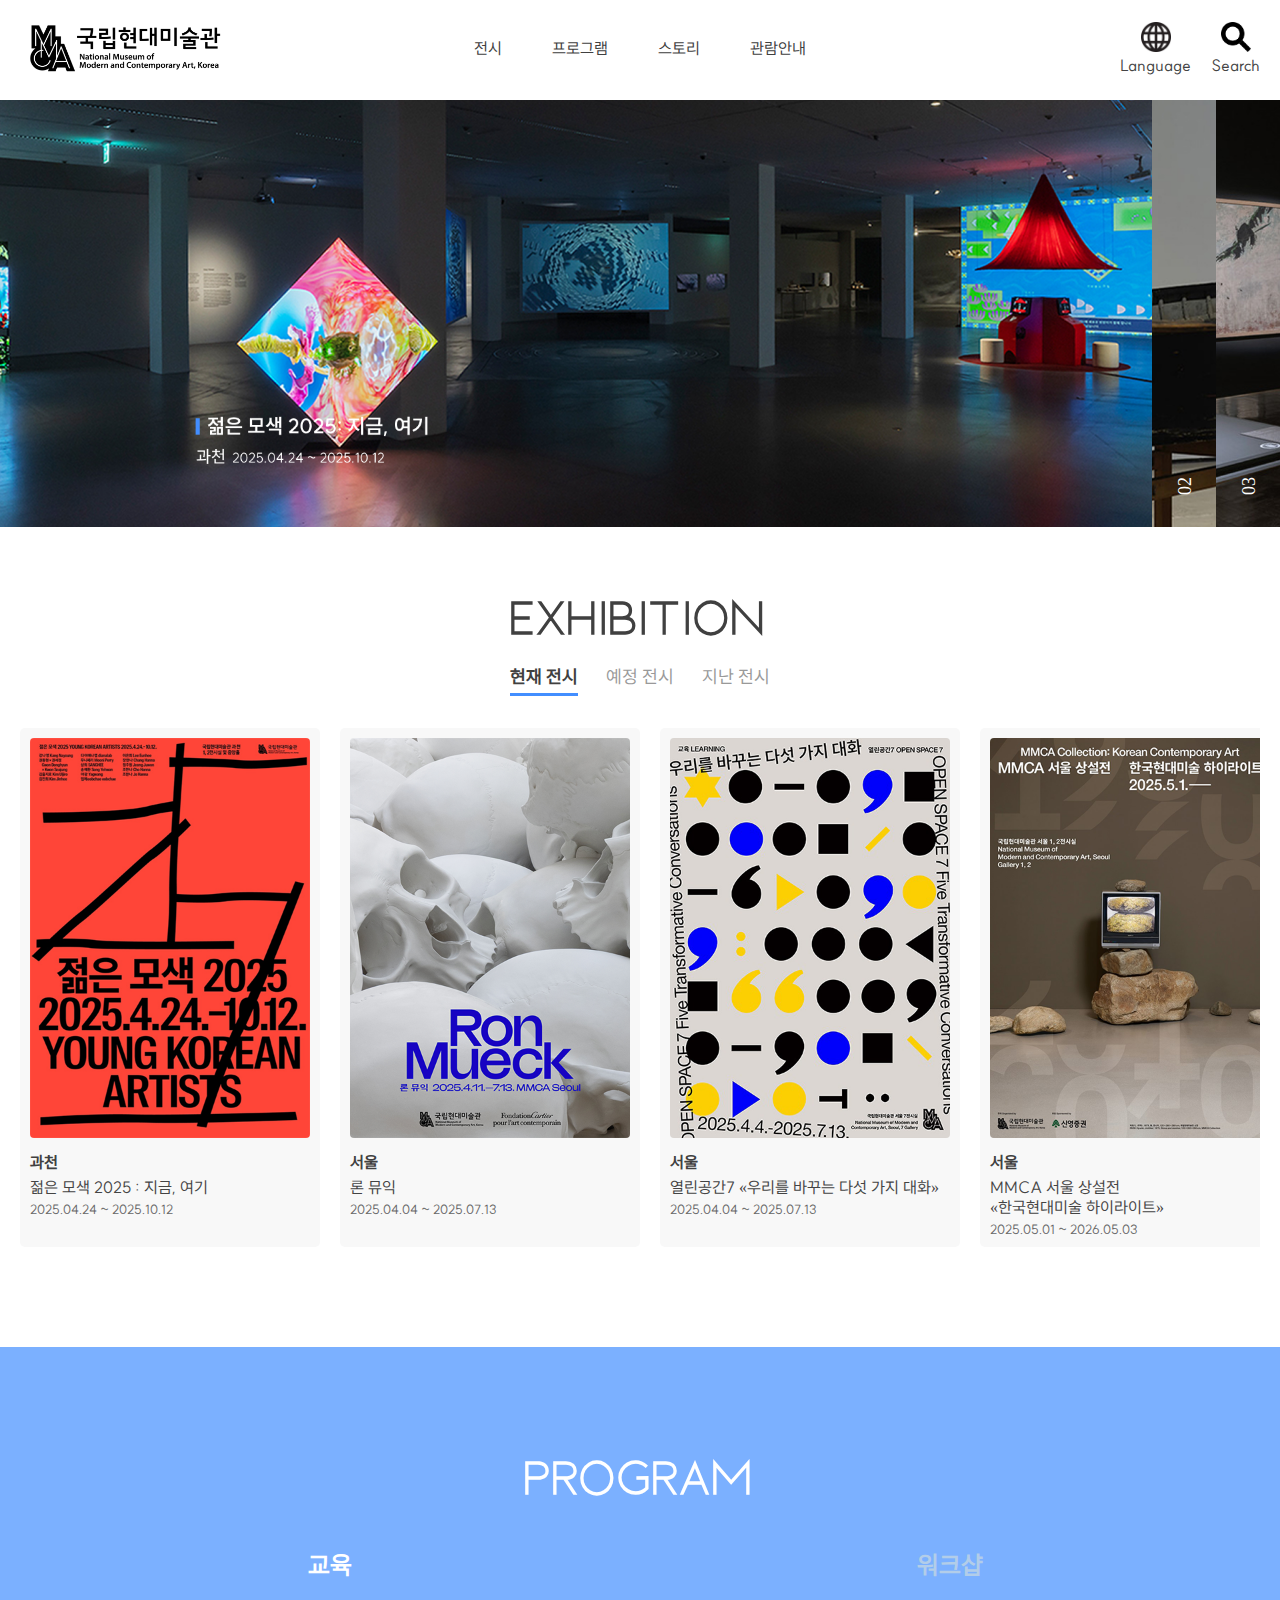
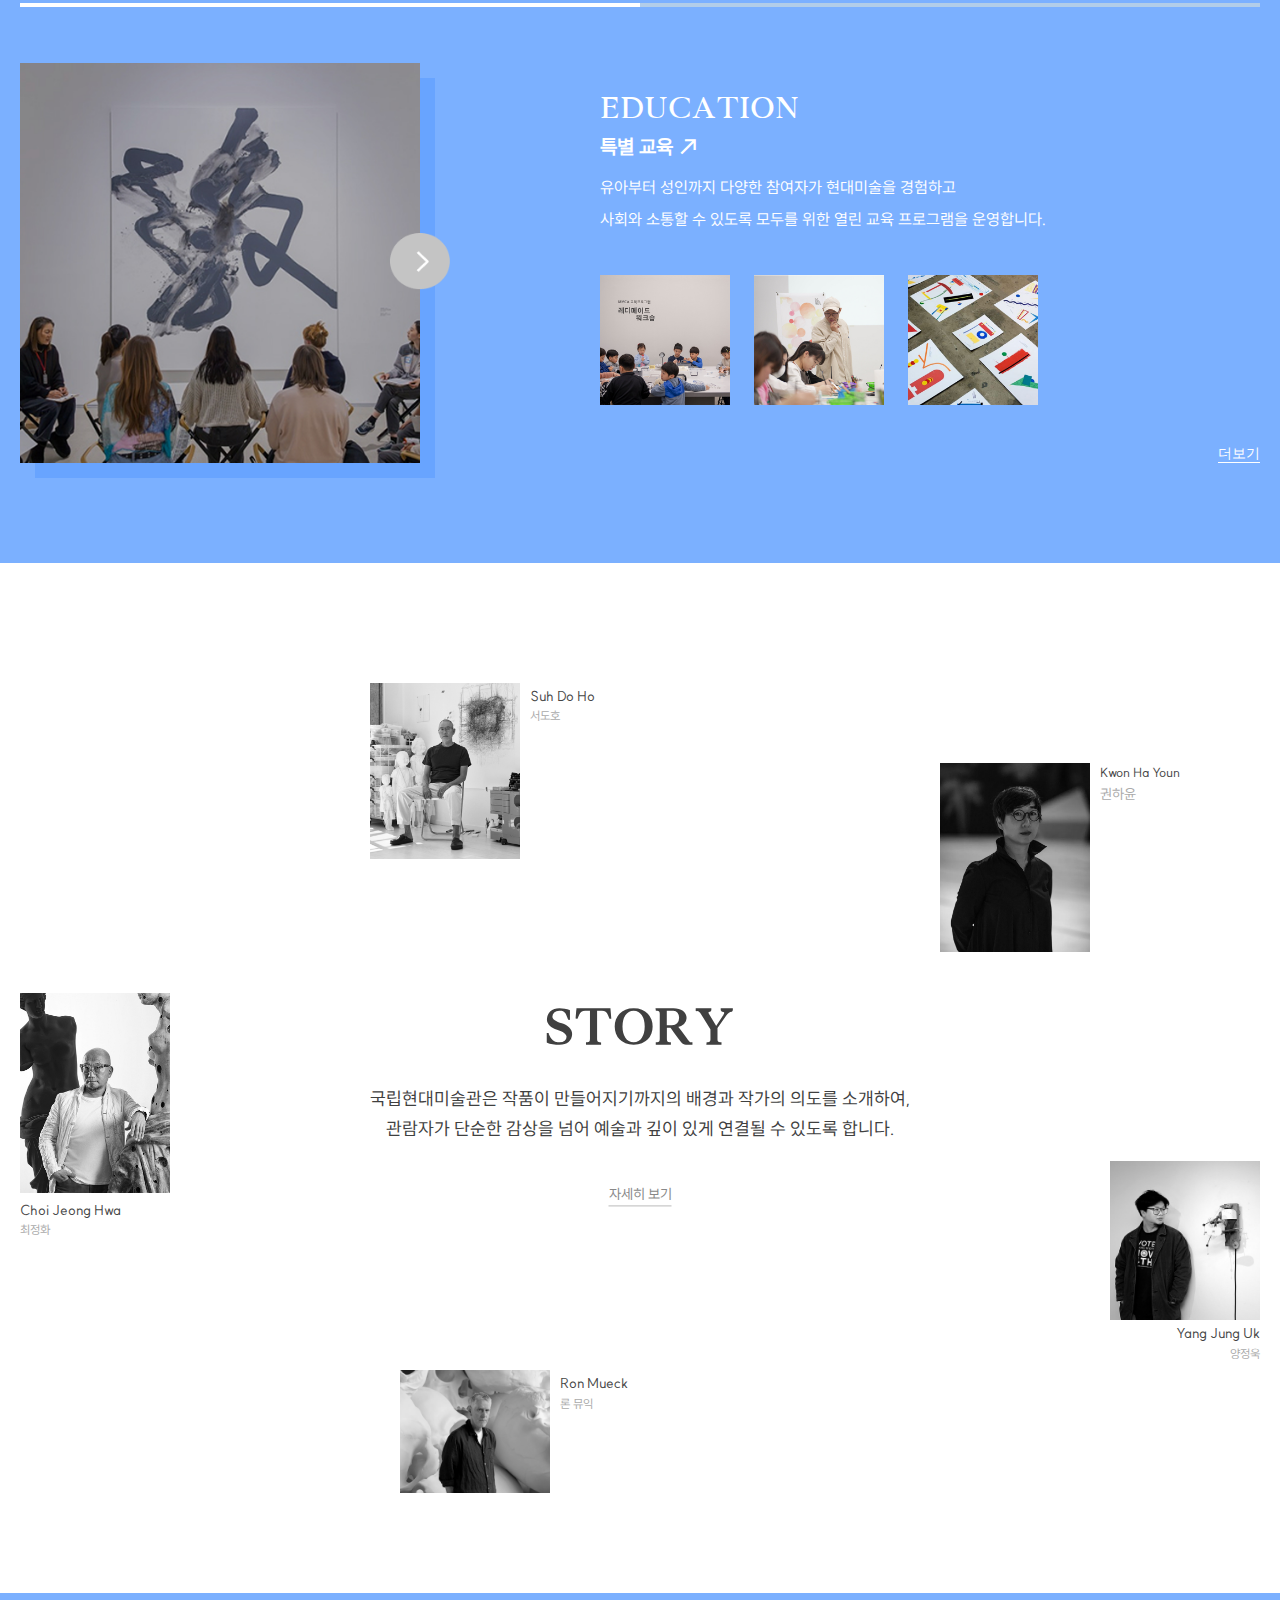
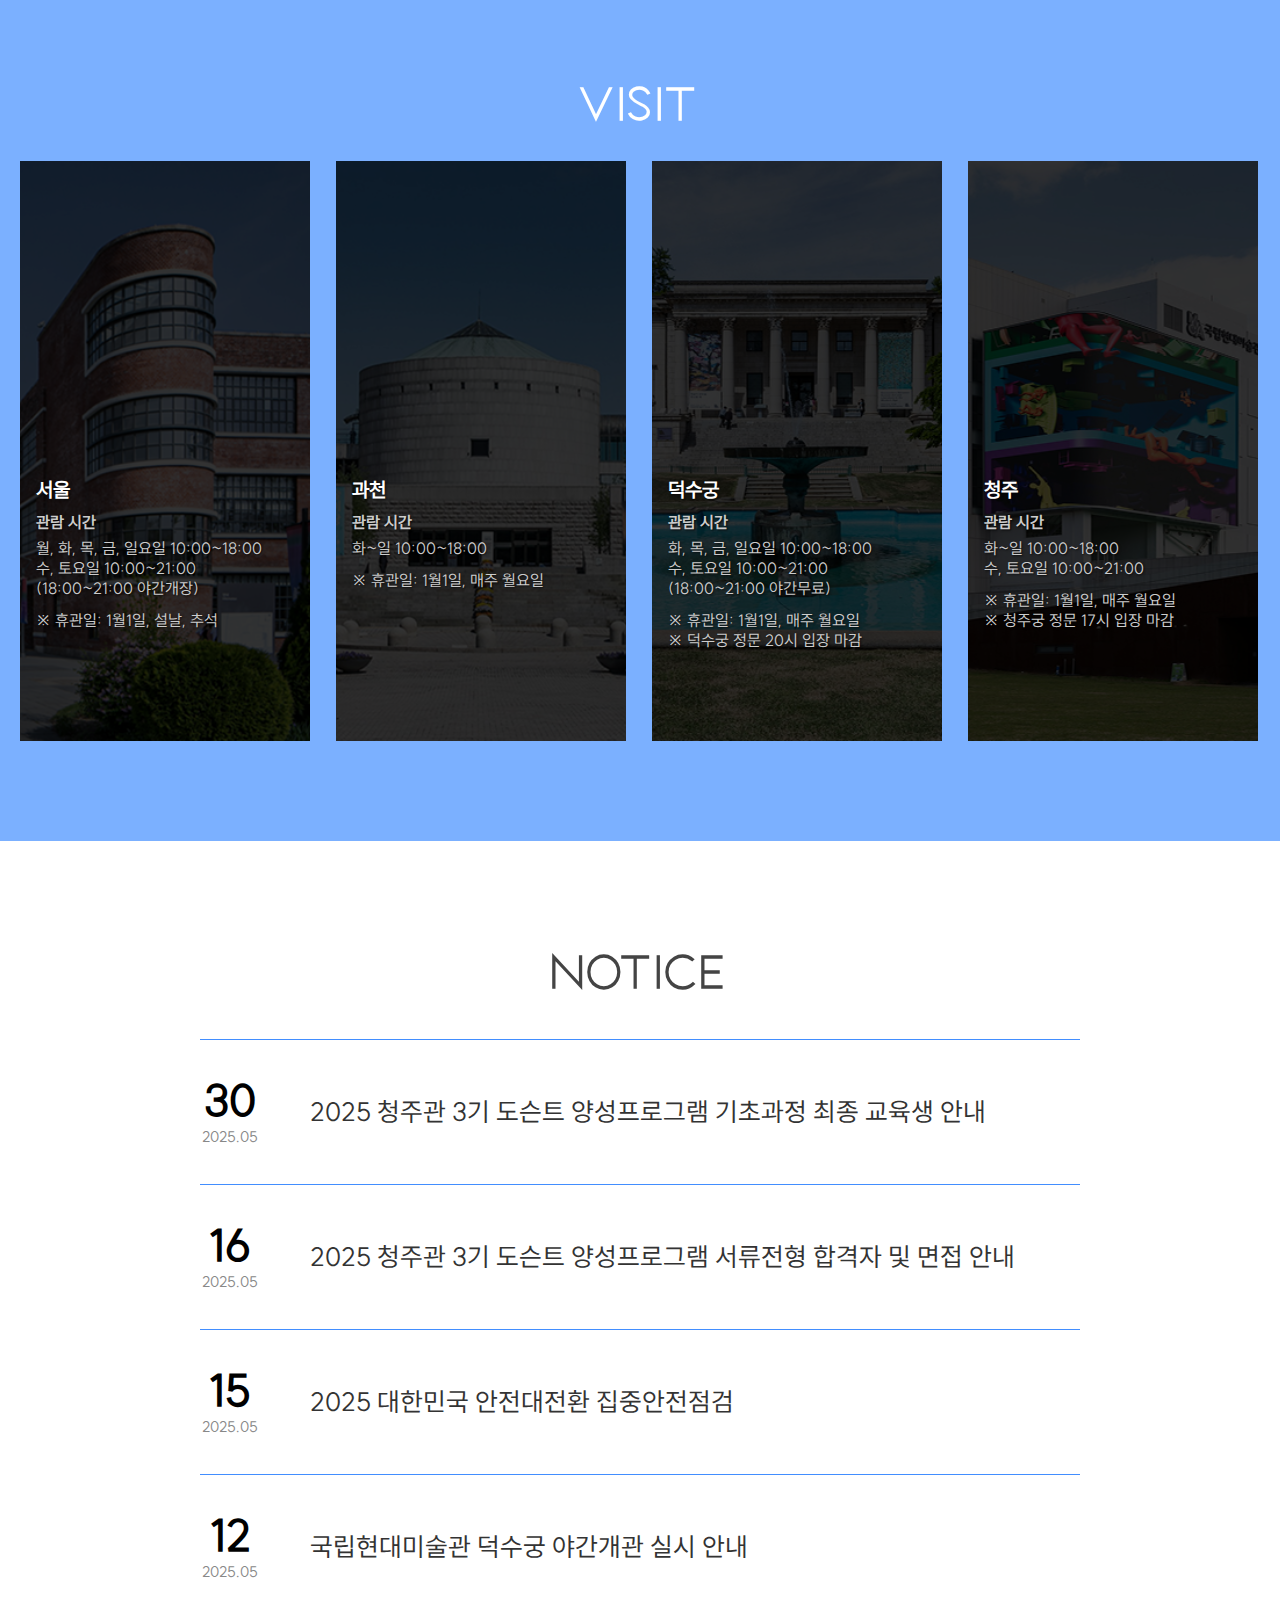
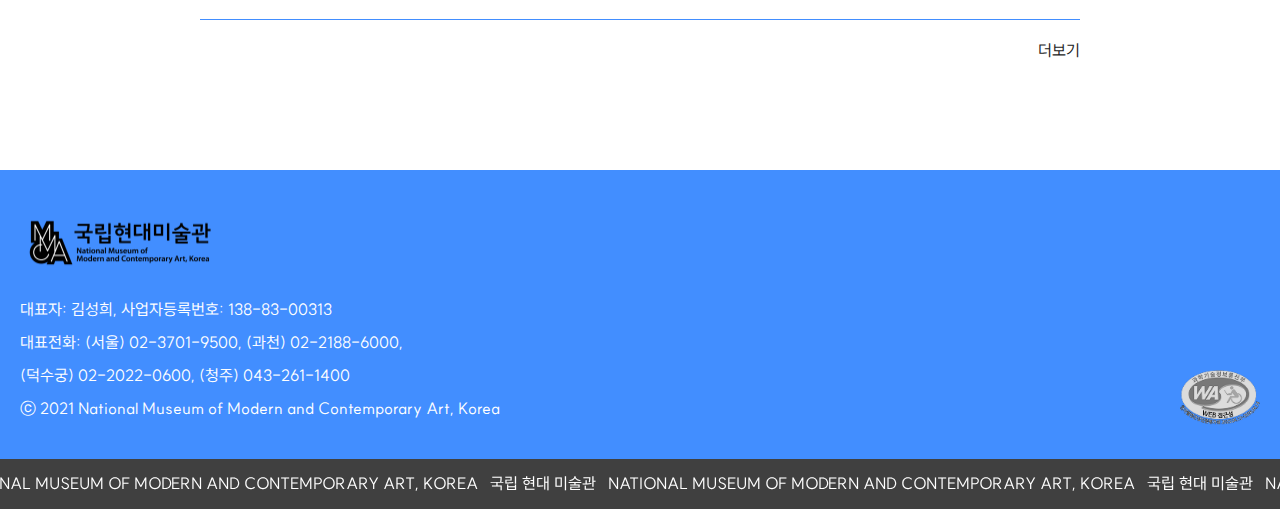
<file: index.html>
<!DOCTYPE html>
<html lang="ko">

<head>
  <meta charset="UTF-8">
  <meta name="viewport" content="width=device-width, initial-scale=1.0">
  <title>index</title>
  <link rel="stylesheet" href="css/index.css">
  <script src="script/jquery-1.12.4.min.js"></script>
  <script src="script/search.js"></script>
  <script src="script/main_banner.js"></script>
  <script src="script/exhibition.js"></script>
  <script src="script/program.js"></script>
  <script src="script/footer_marquee.js"></script>




</head>

<body>

  <!-- HEADER -->
  <header>
    <div class="header-wrap">
      <div class="logo">
        <a href="#"><img src="img/logo/MMCA.png" alt="logo"></a>
      </div>

      <ul class="menu">
        <li class="has-sub">
          <a href="#">전시</a>
          <ul class="submenu">
            <li><a href="exhibition/exhibition.html">현재전시</a></li>
            <li><a href="#">예정전시</a></li>
            <li><a href="#">지난전시</a></li>
          </ul>
        </li>
        <li class="has-sub">
          <a href="#">프로그램</a>
          <ul class="submenu">
            <li><a href="education/education.html">교육</a></li>
            <li><a href="#">워크샵</a></li>
          </ul>
        </li>
        <li><a href="story/stroy.html">스토리</a></li>
        <li class="has-sub">
          <a href="#">관람안내</a>
          <ul class="submenu">
            <li><a href="visit/visit.html">서울</a></li>
            <li><a href="#">과천</a></li>
            <li><a href="#">덕수궁</a></li>
            <li><a href="#">청주</a></li>
          </ul>
        </li>
      </ul>


      <ul class="icons">
        <li class="language">
          <a href="#"><img src="img/icon/language.png" alt="language"></a>
          <p><a href="#">Language</a></p>
        </li>
        <li class="search">
          <a href="#"><img src="img/icon/search.png" alt="search"></a>
          <p><a href="#">Search</a></p>
        </li>
      </ul>
    </div>

    <!-- 검색창 -->
    <div class="search-box">
      <form action="#" method="get">
        <div class="search-container">
          <input type="text" placeholder="검색어를 입력하세요.">
          <button type="submit"><img src="img/icon/search.png" alt="검색"></button>
        </div>
      </form>
    </div>
  </header>

  <!-- 슬라이드///////////////////////////// -->
  <section class="main-slider">
    <div class="slides">
      <div class="slide active">
        <div class="slide-text"></div>
        <div class="slide-num">01</div>
      </div>
      <div class="slide">
        <div class="slide-text"></div>
        <div class="slide-num">02</div>
      </div>
      <div class="slide">
        <div class="slide-text"></div>
        <div class="slide-num">03</div>
      </div>
    </div>
  </section>



  <section class="exhibition">
    <h2><a href="exhibition/exhibition.html">EXHIBITION</a></h2>
    <div class="tab">
      <span class="on">현재 전시</span>
      <span>예정 전시</span>
      <span>지난 전시</span>
    </div>

    <div class="exh-frame">
      <!-- 좌측 버튼 -->
      <button class="scroll-btn prev">
        <img src="img/arrow/arrow_left.png" alt="이전">
      </button>

      <!-- 우측 버튼 -->
      <button class="scroll-btn next">
        <img src="img/arrow/arrow_right.png" alt="다음">
      </button>

      <!-- 슬라이드 트랙 -->
      <div class="exh-scroll">
        <div class="exh-track">
          <!-- 포스터 7개 (예시) -->
          <div class="exh-item">
            <a href="exhibition/exhibition_deps/exhibtion_deps.html">
              <img src="img/현재전시/Here_and_Now.png" alt="젊은 모색">
              <p class="loc">과천</p>
              <p class="title">젊은 모색 2025 : 지금, 여기</p>
              <p class="date">2025.04.24 ~ 2025.10.12</p>
            </a>
          </div>
          <div class="exh-item">
            <a href="#">
              <img src="img/현재전시/ronmueck.png" alt="론 뮤익">
              <p class="loc">서울</p>
              <p class="title">론 뮤익</p>
              <p class="date">2025.04.04 ~ 2025.07.13</p>
            </a>
          </div>
          <div class="exh-item">
            <a href="#">
              <img src="img/현재전시/Five_Transformative.png" alt="열린공간7">
              <p class="loc">서울</p>
              <p class="title">열린공간7 «우리를 바꾸는 다섯 가지 대화»</p>
              <p class="date">2025.04.04 ~ 2025.07.13</p>
            </a>
          </div>
          <div class="exh-item">
            <a href="#">
              <img src="img/현재전시/MMCA_Collection.png" alt="하이라이트">
              <p class="loc">서울</p>
              <p class="title">MMCA 서울 상설전<br>«한국현대미술 하이라이트»</p>
              <p class="date">2025.05.01 ~ 2026.05.03</p>
            </a>
          </div>
          <div class="exh-item">
            <a href="#">
              <img src="img/현재전시/MMCA_Forest.png" alt="전시5">
              <p class="loc">서울</p>
              <p class="title">MMCA 다원예술 2025: 숲</p>
              <p class="date">2025.05.23 ~ 2026.01.15</p>
            </a>
          </div>
          <div class="exh-item">
            <a href="#">
              <img src="img/현재전시/The_Modern_and_Contemporary.png" alt="전시6">
              <p class="loc">덕수궁</p>
              <p class="title">초현실주의와 한국근대미술</p>
              <p class="date">2025.04.17 ~ 2027.07.06</p>
            </a>
          </div>
          <div class="exh-item">
            <a href="#">
              <img src="img/현재전시/MMCA_Collection_Korean_Modern.png" alt="전시7">
              <p class="loc">과천</p>
              <p class="title">MMCA 과천 상설전 «한국근현대미술 I»</p>
              <p class="date">2025.05.01 ~ 2027.06.27</p>
            </a>
          </div>
        </div>
      </div>


    </div>
  </section>

  <!-- 프로그램 ////////////////////////////////// -->

  <section class="program">
    <h2>PROGRAM</h2>
    <div class="program-tab">
      <div class="tab-btn-wrap">
        <a href="#" class="tab-btn edu active">교육</a>
        <a href="#" class="tab-btn work">워크샵</a>
      </div>
    </div>

    <div class="program-wrap">
      <div class="edu-box">
        <div class="program-photo">
          <div class="main-photo">
            <img id="main-edu" src="img/교육/education1.jpg" alt="교육 대표 이미지">
            <a href="#" class="arrow edu-next">
              <img src="img/교육/arrow.png" alt="다음">
            </a>
          </div>
        </div>

        <div class="program-desc">
          <div class="program-inner">
            <h3>EDUCATION</h3>
            <p class="subtitle">특별 교육 ↗</p>
            <p class="description">
              유아부터 성인까지 다양한 참여자가 현대미술을 경험하고<br>
              사회와 소통할 수 있도록 모두를 위한 열린 교육 프로그램을 운영합니다.
            </p>

            <div class="thumbs edu-thumbs">
              <img src="img/교육/education2.jpg" alt="교육 이미지1" class="thumb">
              <img src="img/교육/education3.jpg" alt="교육 이미지2" class="thumb">
              <img src="img/교육/education4.jpg" alt="교육 이미지3" class="thumb">
            </div>
          </div>

          <p class="reserve-btn">
            <a href="education/education.html"><span>더보기</span></a>
          </p>
        </div>
      </div>

      <div class="work-box hidden">
        <div class="program-photo">
          <div class="main-photo">
            <img id="main-work" src="img/워크숍/artsalong1.jpg" alt="워크샵 대표 이미지">
            <a href="#" class="arrow work-next">
              <img src="img/워크숍/arrow.png" alt="다음">
            </a>
          </div>
        </div>
        <div class="program-desc">
          <div class="program-inner">
            <h3>WORKSHOP</h3>
            <p class="subtitle">워크샵 ↗</p>
            <p class="description">
              현대미술에 기반한 창의적 체험 활동을 통해 참여자들이<br>
              능동적으로 작품을 이해하고 소통할 수 있도록 돕는 워크샵을 운영합니다.
            </p>
            <div class="thumbs work-thumbs">
              <img src="img/워크숍/artsalong2.jpg" alt="워크샵 이미지1" class="thumb">
              <img src="img/워크숍/artsalong3.jpg" alt="워크샵 이미지2" class="thumb">
              <img src="img/워크숍/artsalong4.jpg" alt="워크샵 이미지3" class="thumb">
            </div>
          </div>
          <p class="reserve-btn">
            <a href="#"><span>더보기</span></a>
          </p>
        </div>
      </div>
    </div>
  </section>



  <section class="story">
    <div class="center-content">
      <h2><a href="#">STORY</a></h2>
      <p>
        국립현대미술관은 작품이 만들어지기까지의 배경과 작가의 의도를 소개하여,<br>
        관람자가 단순한 감상을 넘어 예술과 깊이 있게 연결될 수 있도록 합니다.
      </p>
      <a href="story/stroy.html" class="btn-more">자세히 보기</a>
    </div>

    <div class="artists">
      <!-- 최정화 -->
      <div class="artist choi">
        <img src="img/작가이미지/choijeonghwa_black.png" alt="최정화">
        <p class="info">Choi Jeong Hwa<br><span>최정화</span></p>
      </div>

      <!-- 서도호 -->
      <div class="artist seo">
        <div class="photo">
          <img src="img/작가이미지/seodoho_black.png" alt="서도호">
        </div>
        <div class="info">Suh Do Ho<br><span>서도호</span></div>
      </div>

      <!-- 권하윤 -->
      <div class="artist kwon">
        <div class="photo">
          <img src="img/작가이미지/kwon hayoun_black.png" alt="권하윤">
        </div>
        <div class="info">Kwon Ha Youn<br><span>권하윤</span></div>
      </div>

      <!-- 론뮤익 -->
      <div class="artist ron">
        <div class="photo">
          <img src="img/작가이미지/ronmueck_black.png" alt="론 뮤익">
        </div>
        <div class="info">Ron Mueck<br><span>론 뮤익</span></div>
      </div>

      <!-- 양정욱 -->
      <div class="artist yang">
        <img src="img/작가이미지/Yang Jeong-wook_black.png" alt="양정욱">
        <p class="info">Yang Jung Uk<br><span>양정욱</span></p>
      </div>
    </div>
  </section>





  <!-- VISIT -->
  <section class="visit">
    <h2>VISIT</h2>
    <div class="visit-wrap">

      <div class="visit-box">
        <img src="img/지역미술관이미지/Seoul_long.png" alt="서울">
        <div class="info">
          <h3>서울</h3>
          <p class="time-title">관람 시간</p>
          <p>월, 화, 목, 금, 일요일 10:00~18:00</p>
          <p>수, 토요일 10:00~21:00</p>
          <p>(18:00~21:00 야간개장)</p>
          <p class="note">※ 휴관일: 1월1일, 설날, 추석</p>
        </div>
      </div>

      <div class="visit-box">
        <img src="img/지역미술관이미지/Gwacheon_long.png" alt="과천">
        <div class="info">
          <h3>과천</h3>
          <p class="time-title">관람 시간</p>
          <p>화~일 10:00~18:00</p>
          <p class="note">※ 휴관일: 1월1일, 매주 월요일</p>
        </div>
      </div>

      <div class="visit-box">
        <img src="img/지역미술관이미지/Deoksugung_long.jpg" alt="덕수궁">
        <div class="info">
          <h3>덕수궁</h3>
          <p class="time-title">관람 시간</p>
          <p>화, 목, 금, 일요일 10:00~18:00</p>
          <p>수, 토요일 10:00~21:00</p>
          <p>(18:00~21:00 야간무료)</p>
          <p class="note">※ 휴관일: 1월1일, 매주 월요일</p>
          <p>※ 덕수궁 정문 20시 입장 마감</p>
        </div>
      </div>

      <div class="visit-box">
        <img src="img/지역미술관이미지/chungju_long.jpg" alt="청주">
        <div class="info">
          <h3>청주</h3>
          <p class="time-title">관람 시간</p>
          <p>화~일 10:00~18:00</p>
          <p>수, 토요일 10:00~21:00</p>
          <p class="note">※ 휴관일: 1월1일, 매주 월요일</p>
          <p>※ 청주궁 정문 17시 입장 마감</p>

        </div>
      </div>

    </div>
  </section>



  <!-- NOTICE 섹션 -->
  <section class="notice">
    <h2><a href="#">NOTICE</a></h2>
    <ul>
      <li>
        <a href="#">
          <div class="date">
            <strong>30</strong>
            <span>2025.05</span>
          </div>
          <p class="text">2025 청주관 3기 도슨트 양성프로그램 기초과정 최종 교육생 안내</p>
        </a>
      </li>
      <li>
        <a href="#">
          <div class="date">
            <strong>16</strong>
            <span>2025.05</span>
          </div>
          <p class="text">2025 청주관 3기 도슨트 양성프로그램 서류전형 합격자 및 면접 안내</p>
        </a>
      </li>
      <li>
        <a href="#">
          <div class="date">
            <strong>15</strong>
            <span>2025.05</span>
          </div>
          <p class="text">2025 대한민국 안전대전환 집중안전점검</p>
        </a>
      </li>
      <li>
        <a href="#">
          <div class="date">
            <strong>12</strong>
            <span>2025.05</span>
          </div>
          <p class="text">국립현대미술관 덕수궁 야간개관 실시 안내</p>
        </a>
      </li>
    </ul>
    <a href="#" class="more">더보기</a>
  </section>



  <!-- FOOTER -->
  <footer class="footer">
    <div class="footer-wrap">
      <div class="footer-left">
        <a href="#"><img src="img/logo/MMCA.png" alt="국립현대미술관 로고" class="footer-logo"></a>
        <ul class="footer-info">
          <li>대표자: 김성희, 사업자등록번호: 138-83-00313</li>
          <li>대표전화: (서울) 02-3701-9500, (과천) 02-2188-6000,</li>
          <li>(덕수궁) 02-2022-0600, (청주) 043-261-1400</li>
          <li>ⓒ 2021 National Museum of Modern and Contemporary Art, Korea</li>
        </ul>
      </div>
      <div class="footer-right">
        <img src="img/icon/mark.png" alt="웹접근성 품질마크" class="footer-wa">
      </div>
    </div>

    <div class="footer-bottom">
      <div class="marquee-wrapper">
        <div class="marquee-track">
          <span>NATIONAL MUSEUM OF MODERN AND CONTEMPORARY ART, KOREA &nbsp; 국립 현대 미술관 &nbsp;</span>
        </div>
      </div>
    </div>






</body>

</html>
</file>
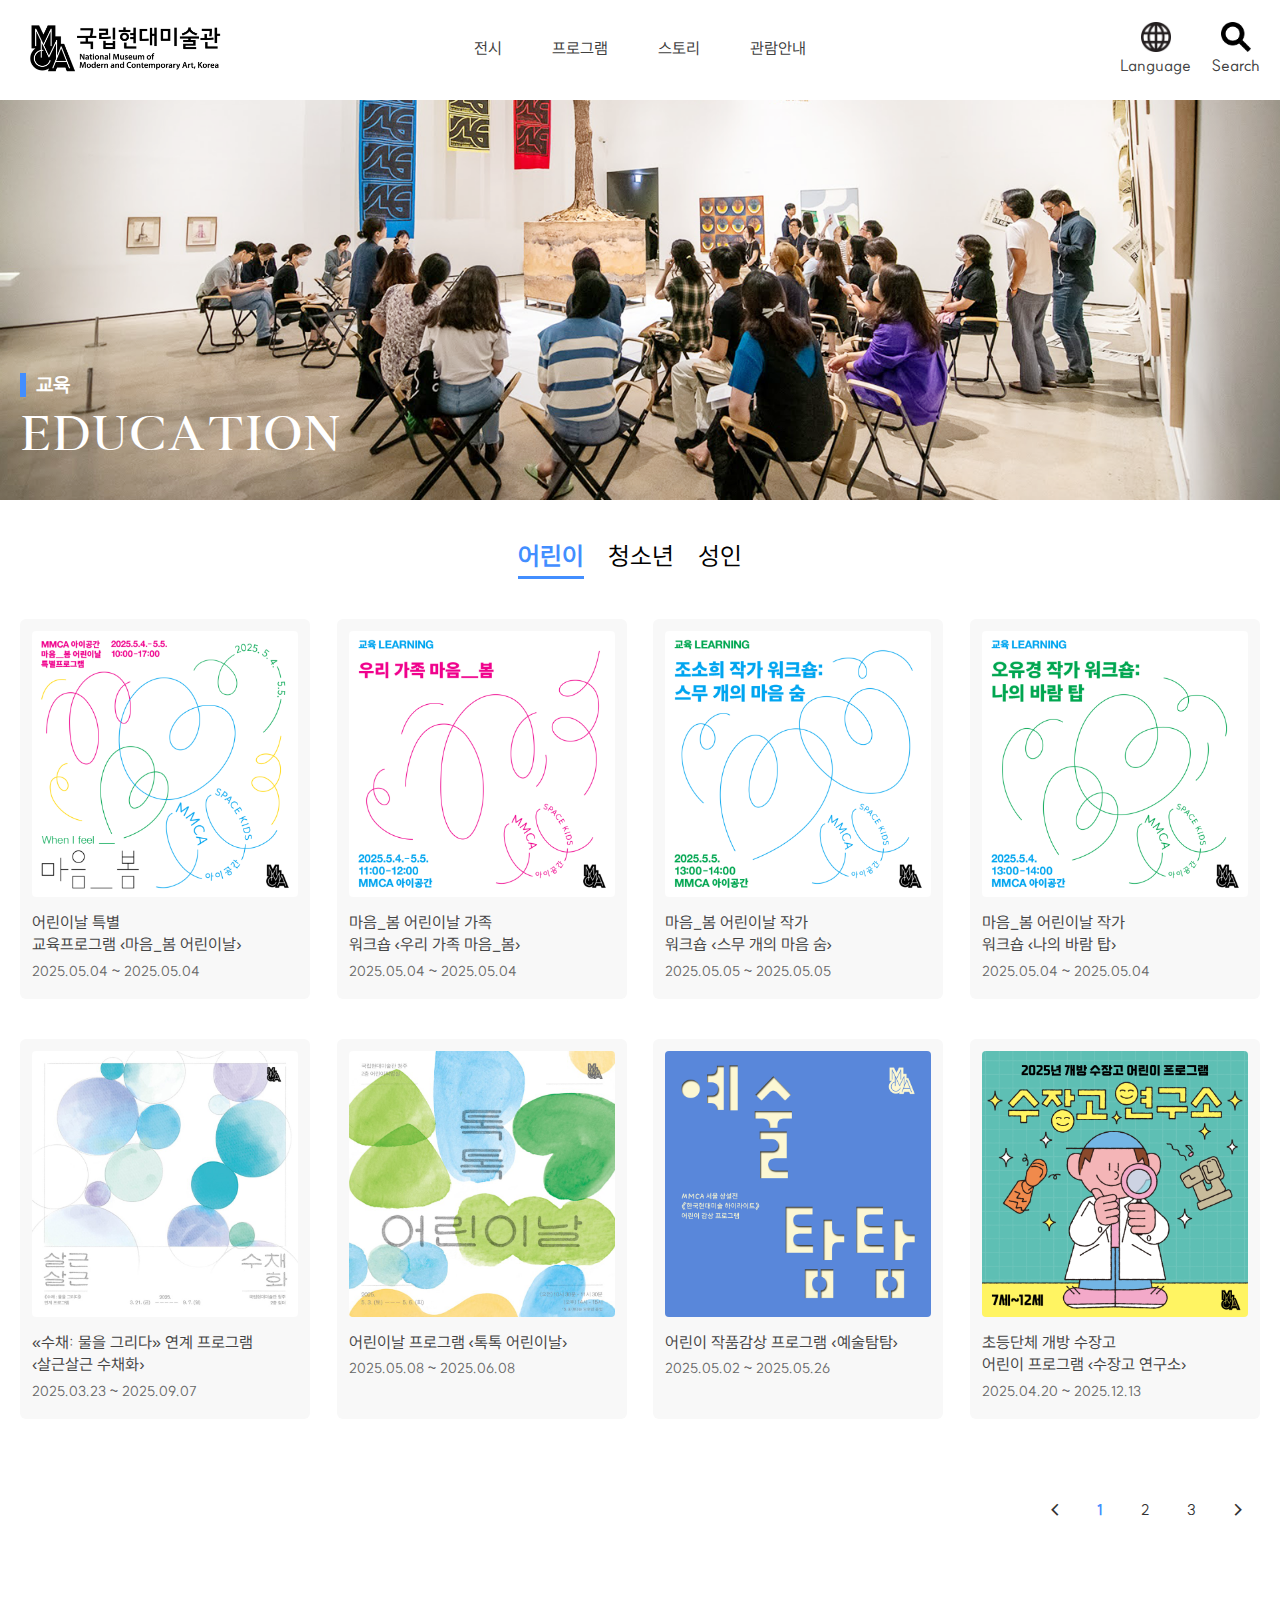
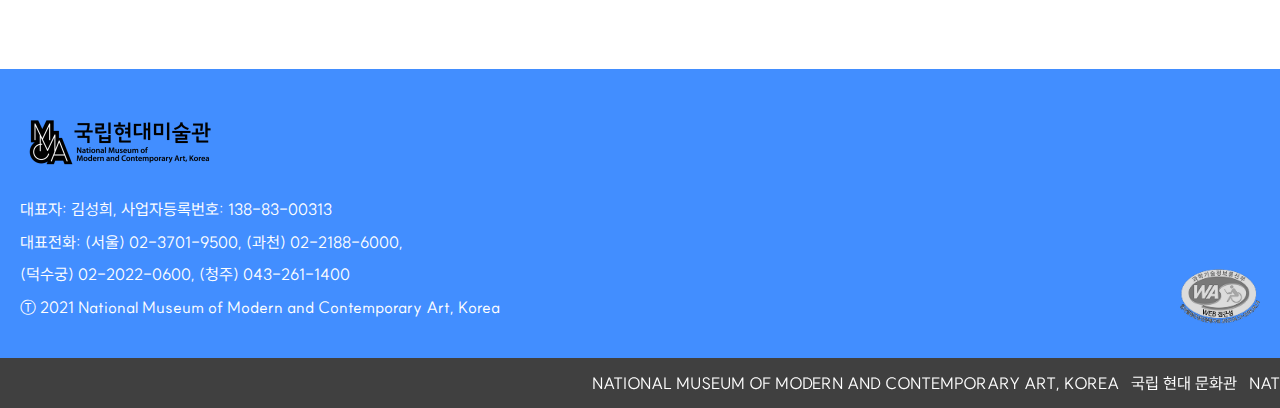
<file: education/education.html>
<!DOCTYPE html>
<html lang="ko">
<head>
  <meta charset="UTF-8" />
  <meta name="viewport" content="width=device-width, initial-scale=1.0"/>
  <title>education</title>
  <link rel="stylesheet" href="css/education.css">
  <script src="../script/jquery-1.12.4.min.js"></script>
  <script src="../script/search.js"></script>
  <script src="../script/footer_marquee.js"></script>
</head>
<body>

  <!-- HEADER -->
  <header>
    <div class="header-wrap">
      <div class="logo">
        <a href="../index.html"><img src="../img/logo/MMCA.png" alt="logo"></a>
      </div>
      <ul class="menu">
        <li class="has-sub"><a href="#">전시</a>
          <ul class="submenu">
            <li><a href="../exhibition/exhibition.html">현재전시</a></li>
            <li><a href="#">예정전시</a></li>
            <li><a href="#">지난전시</a></li>
          </ul>
        </li>
        <li class="has-sub"><a href="#">프로그램</a>
          <ul class="submenu">
            <li><a href="../education/education.html">교육</a></li>
            <li><a href="#">워크샵</a></li>
          </ul>
        </li>
        <li><a href="../story/stroy.html">스토리</a></li>
        <li class="has-sub"><a href="#">관람안내</a>
          <ul class="submenu">
            <li><a href="#">서울</a></li>
            <li><a href="#">과천</a></li>
            <li><a href="#">덕수궁</a></li>
            <li><a href="#">청주</a></li>
          </ul>
        </li>
      </ul>
      <ul class="icons">
        <li class="language">
          <a href="#"><img src="../img/icon/language.png" alt="language"></a>
          <p><a href="#">Language</a></p>
        </li>
        <li class="search">
          <a href="#"><img src="../img/icon/search.png" alt="search"></a>
          <p>Search</p>
        </li>
      </ul>
    </div>
    <div class="search-box">
      <form>
        <div class="search-container">
          <input type="text" placeholder="검색어를 입력하세요.">
          <button type="submit"><img src="../img/icon/search.png" alt="검색"></button>
        </div>
      </form>
    </div>
  </header>

  <!-- MAIN VISUAL -->
  <section class="main-visual">
    <div class="visual-bg">
      <div class="visual-wrap">
        <div class="visual-text">
          <div class="lst">
            <div class="bar"></div>
            <div class="txt">교육</div>
          </div>
          <h2>EDUCATION</h2>
        </div>
      </div>
    </div>
  </section>

  <!-- FILTER -->
  <div class="filter-wrap">
    <div class="tab">
      <span class="on">어린이</span>
      <span>청소년</span>
      <span>성인</span>
    </div>
  </div>

  <!-- EDUCATION SECTION -->
  <section class="education-items">
 
  <div class="edu-item">
    <a href="../education/education_deps/education_deps.html">
      <img src="../img/교육/bom.png" alt="마음_봄 어린이날">
      <p class="title">어린이날 특별<br>교육프로그램 ‹마음_봄 어린이날›</p>
      <p class="date">2025.05.04 ~ 2025.05.04</p>
    </a>
  </div>
  <div class="edu-item">
    <a href="#">
      <img src="../img/교육/family bom.png" alt="우리 가족 마음_봄">
      <p class="title">마음_봄 어린이날 가족<br>워크숍 ‹우리 가족 마음_봄›</p>
      <p class="date">2025.05.04 ~ 2025.05.04</p>
    </a>
  </div>
  <div class="edu-item">
    <a href="#">
      <img src="../img/교육/josohee.png" alt="스무 개의 마음 숨">
      <p class="title">마음_봄 어린이날 작가<br>워크숍 ‹스무 개의 마음 숨›</p>
      <p class="date">2025.05.05 ~ 2025.05.05</p>
    </a>
  </div>
  <div class="edu-item">
    <a href="#">
      <img src="../img/교육/ohyoougyung.png" alt="나의 바람 탑">
      <p class="title">마음_봄 어린이날 작가<br>워크숍 ‹나의 바람 탑›</p>
      <p class="date">2025.05.04 ~ 2025.05.04</p>
    </a>
  </div>
 <div class="edu-item">
    <a href="#">
      <img src="../img/교육/salguensalguen.jpg" alt="살근살근 수채화">
      <p class="title">«수채: 물을 그리다» 연계 프로그램<br>‹살근살근 수채화›</p>
      <p class="date">2025.03.23 ~ 2025.09.07</p>
    </a>
  </div>
  <div class="edu-item">
    <a href="#">
      <img src="../img/교육/toktok.jpg" alt="톡톡 어린이날">
      <p class="title">어린이날 프로그램 ‹톡톡 어린이날›</p>
      <p class="date">2025.05.08 ~ 2025.06.08</p>
    </a>
  </div>
  <div class="edu-item">
    <a href="#">
      <img src="../img/교육/tamtam.png" alt="예술탐탐">
      <p class="title">어린이 작품감상 프로그램 ‹예술탐탐›</p>
      <p class="date">2025.05.02 ~ 2025.05.26</p>
    </a>
  </div>
  <div class="edu-item">
    <a href="#">
      <img src="../img/교육/soojanggo.png" alt="수장고 연구소">
      <p class="title">초등단체 개방 수장고<br>어린이 프로그램 ‹수장고 연구소›</p>
      <p class="date">2025.04.20 ~ 2025.12.13</p>
    </a>
  </div>

</section>

  <!-- 페이저 -->
  <div class="pager">
    <ul>
      <li class="prev"><a href="#">&lt;</a></li>
      <li class="on"><a href="#">1</a></li>
      <li><a href="#">2</a></li>
      <li><a href="#">3</a></li>
      <li class="next"><a href="#">&gt;</a></li>
    </ul>
  </div>

  <!-- FOOTER -->
  <footer class="footer">
    <div class="footer-wrap">
      <div class="footer-left">
        <a href="#"><img src="../img/logo/MMCA.png" class="footer-logo" alt="logo"></a>
        <ul class="footer-info">
          <li>대표자: 김성희, 사업자등록번호: 138-83-00313</li>
          <li>대표전화: (서울) 02-3701-9500, (과천) 02-2188-6000,</li>
          <li>(덕수궁) 02-2022-0600, (청주) 043-261-1400</li>
          <li>Ⓣ 2021 National Museum of Modern and Contemporary Art, Korea</li>
        </ul>
      </div>
      <div class="footer-right">
        <img src="../img/icon/mark.png" class="footer-wa" alt="웹접근성 품질마크">
      </div>
    </div>
    <div class="footer-bottom">
      <div class="marquee-wrapper">
        <div class="marquee-track">
          <span>NATIONAL MUSEUM OF MODERN AND CONTEMPORARY ART, KOREA &nbsp; 국립 현대 문화관 &nbsp;</span>
        </div>
      </div>
    </div>
  </footer>

</body>
</html>
</file>
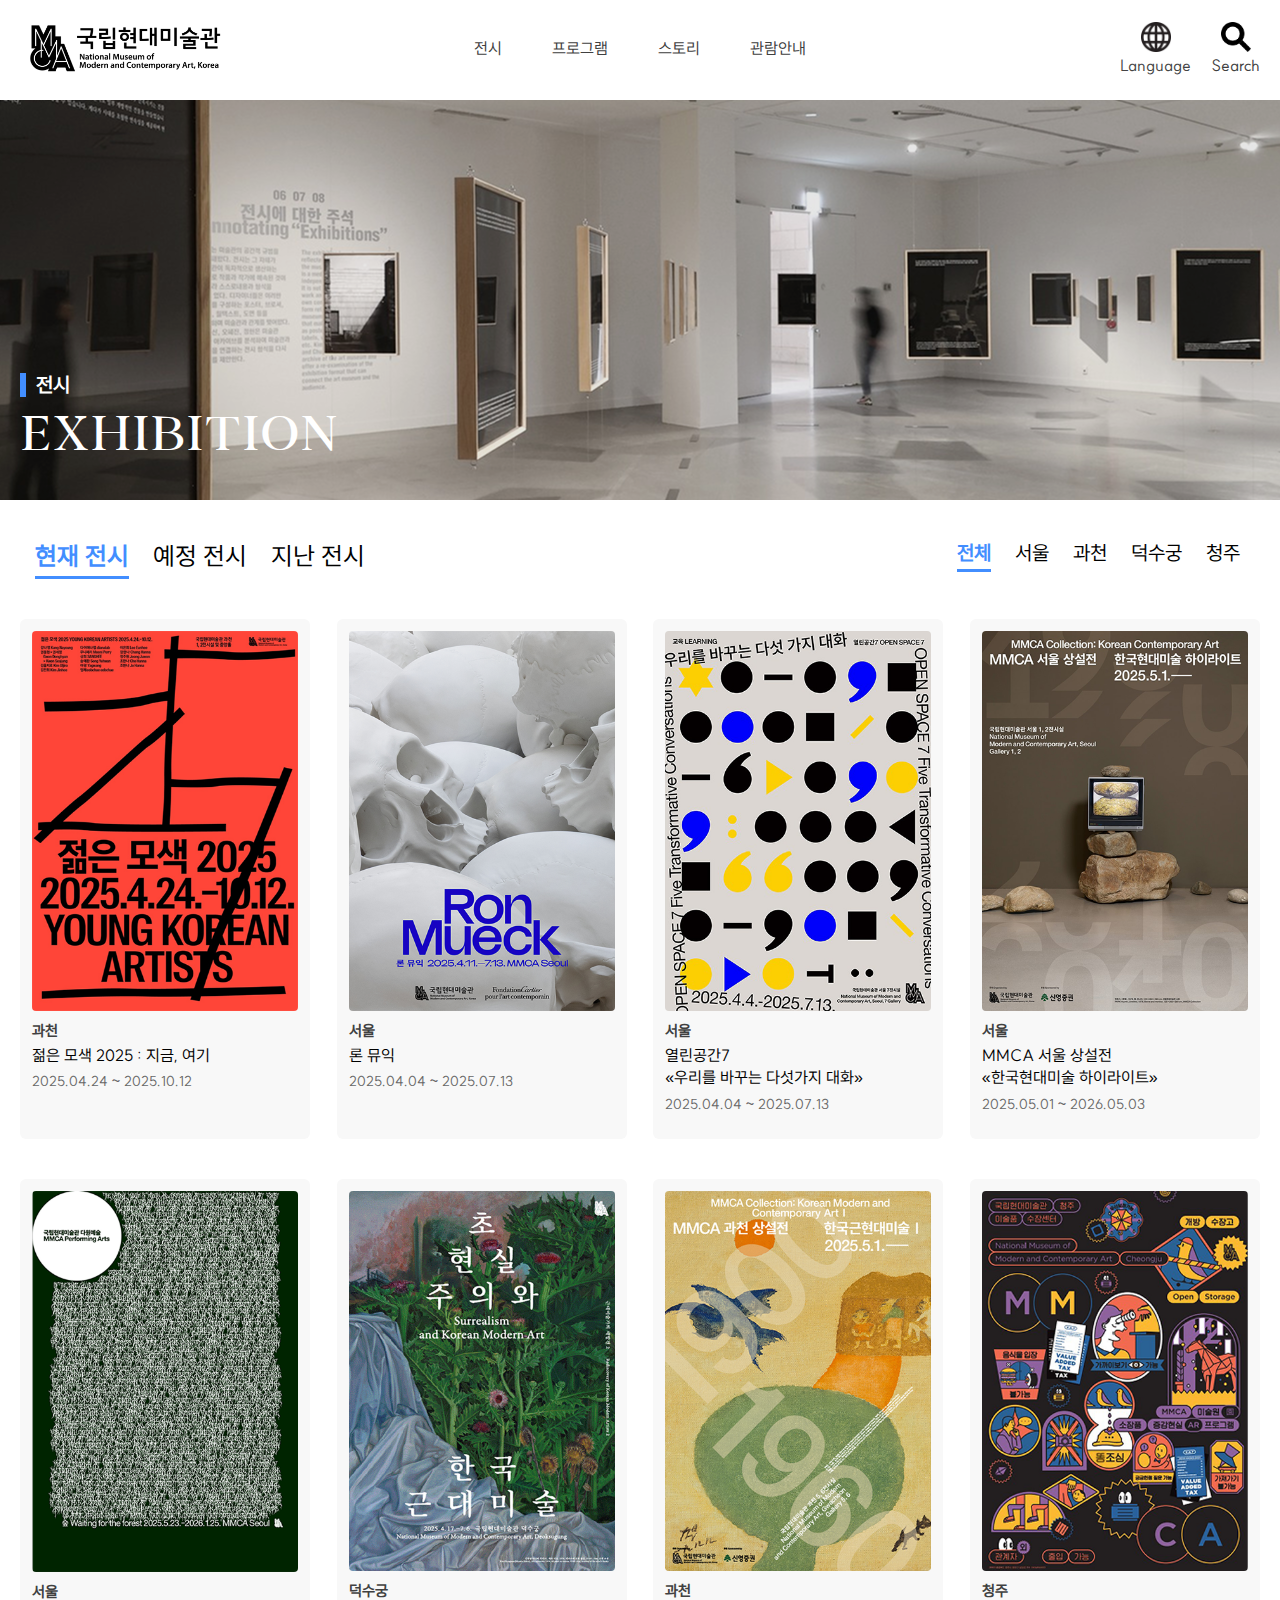
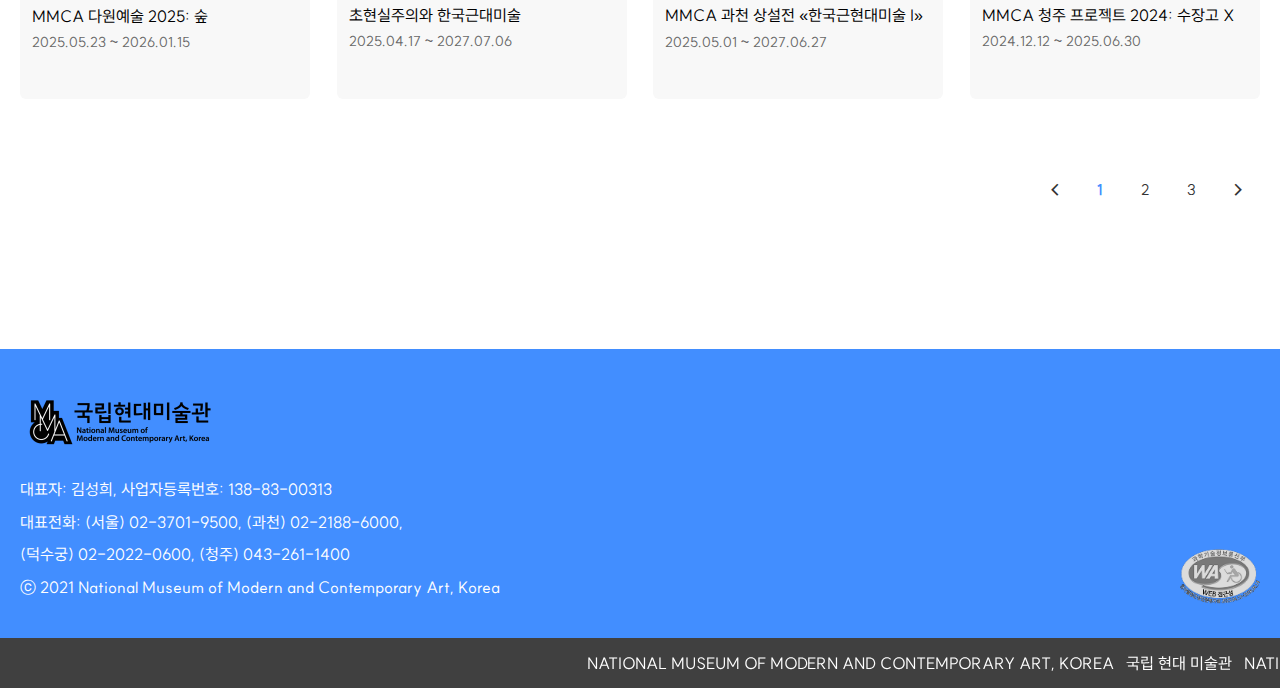
<file: exhibition/exhibition.html>
<!DOCTYPE html>
<html lang="ko">

<head>
  <meta charset="UTF-8">
  <meta name="viewport" content="width=device-width, initial-scale=1.0">
  <title>exhibition</title>
  <link rel="stylesheet" href="css/exhibition.css">
  <script src="../script/jquery-1.12.4.min.js"></script>
  <script src="../script/search.js"></script>
  <script src="../script/footer_marquee.js"></script>

</head>

<body>

  <!-- HEADER -->
  <header>
    <div class="header-wrap">
      <div class="logo">
        <a href="../index.html"><img src="../img/logo/MMCA.png" alt="logo"></a>
      </div>
      <ul class="menu">
        <li class="has-sub"><a href="#">전시</a>
          <ul class="submenu">
            <li><a href="../exhibition/exhibition.html">현재전시</a></li>
            <li><a href="#">예정전시</a></li>
            <li><a href="#">지난전시</a></li>
          </ul>
        </li>
        <li class="has-sub"><a href="#">프로그램</a>
          <ul class="submenu">
            <li><a href="../education/education.html">교육</a></li>
            <li><a href="#">워크샵</a></li>
          </ul>
        </li>
        <li><a href="../story/stroy.html">스토리</a></li>
        <li class="has-sub"><a href="#">관람안내</a>
          <ul class="submenu">
            <li><a href="#">서울</a></li>
            <li><a href="#">과천</a></li>
            <li><a href="#">덕수궁</a></li>
            <li><a href="#">청주</a></li>
          </ul>
        </li>
      </ul>
      <ul class="icons">
        <li class="language">
          <a href="#"><img src="../img/icon/language.png" alt="language"></a>
          <p><a href="#">Language</a></p>
        </li>
        <li class="search">
          <a href="#"><img src="../img/icon/search.png" alt="search"></a>
          <p>Search</p>
        </li>
      </ul>
    </div>
    <div class="search-box">
      <form>
        <div class="search-container">
          <input type="text" placeholder="검색어를 입력하세요.">
          <button type="submit"><img src="../img/icon/search.png" alt="검색"></button>
        </div>
      </form>
    </div>
  </header>

  <!-- MAIN VISUAL -->
  <section class="main-visual">
    <div class="visual-bg">
      <div class="visual-wrap">
        <div class="visual-text">
          <div class="lst">
            <div class="bar"></div>
            <div class="txt">전시</div>
          </div>
          <h2>EXHIBITION</h2>
        </div>
      </div>
    </div>
  </section>

  <!-- FILTER -->
  <div class="filter-wrap">
    <div class="tab">
      <span class="on">현재 전시</span>
      <span>예정 전시</span>
      <span>지난 전시</span>
    </div>
    <div class="location-filter">
      <span class="on">전체</span>
      <span>서울</span>
      <span>과천</span>
      <span>덕수궁</span>
      <span>청주</span>
    </div>
  </div>

  <!-- EXHIBITION SECTION -->
  <section class="exhibition-items">
    <!-- 총 8개 포스터 -->
    <!-- 동일 구조 반복 -->
    <div class="exh-item"><a href="../exhibition/exhibition_deps/exhibtion_deps.html"><img src="../img/현재전시/Here_and_Now.png">
        <p class="loc">과천</p>
        <p class="title">젊은 모색 2025 : 지금, 여기</p>
        <p class="date">2025.04.24 ~ 2025.10.12</p>
      </a></div>
    <div class="exh-item"><a href="#"><img src="../img/현재전시/ronmueck.png">
        <p class="loc">서울</p>
        <p class="title">론 뮤익</p>
        <p class="date">2025.04.04 ~ 2025.07.13</p>
      </a></div>
    <div class="exh-item"><a href="#"><img src="../img/현재전시/Five_Transformative.png">
        <p class="loc">서울</p>
        <p class="title">열린공간7<br>«우리를 바꾸는 다섯가지 대화»</p>
        <p class="date">2025.04.04 ~ 2025.07.13</p>
      </a></div>
    <div class="exh-item"><a href="#"><img src="../img/현재전시/MMCA_Collection.png">
        <p class="loc">서울</p>
        <p class="title">MMCA 서울 상설전<br>«한국현대미술 하이라이트»</p>
        <p class="date">2025.05.01 ~ 2026.05.03</p>
      </a></div>
    <div class="exh-item"><a href="#"><img src="../img/현재전시/MMCA_Forest.png">
        <p class="loc">서울</p>
        <p class="title">MMCA 다원예술 2025: 숲</p>
        <p class="date">2025.05.23 ~ 2026.01.15</p>
      </a></div>
    <div class="exh-item"><a href="#"><img src="../img/현재전시/The_Modern_and_Contemporary.png">
        <p class="loc">덕수궁</p>
        <p class="title">초현실주의와 한국근대미술</p>
        <p class="date">2025.04.17 ~ 2027.07.06</p>
      </a></div>
    <div class="exh-item"><a href="#"><img src="../img/현재전시/MMCA_Collection_Korean_Modern.png">
        <p class="loc">과천</p>
        <p class="title">MMCA 과천 상설전 «한국근현대미술 I»</p>
        <p class="date">2025.05.01 ~ 2027.06.27</p>
      </a></div>
    <div class="exh-item"><a href="#"><img src="../img/현재전시/soojanggo.png">
        <p class="loc">청주</p>
        <p class="title">MMCA 청주 프로젝트 2024: 수장고 X</p>
        <p class="date">2024.12.12 ~ 2025.06.30</p>
      </a></div>
  </section>


  <div class="pager">
    <ul>
      <li class="prev"><a href="#">&lt;</a></li>
      <li class="on"><a href="#">1</a></li>
      <li><a href="#">2</a></li>
      <li><a href="#">3</a></li>
      <li class="next"><a href="#">&gt;</a></li>
    </ul>
  </div>




  <!-- FOOTER -->
  <footer class="footer">
    <div class="footer-wrap">
      <div class="footer-left">
        <a href="#"><img src="../img/logo/MMCA.png" class="footer-logo" alt="logo"></a>
        <ul class="footer-info">
          <li>대표자: 김성희, 사업자등록번호: 138-83-00313</li>
          <li>대표전화: (서울) 02-3701-9500, (과천) 02-2188-6000,</li>
          <li>(덕수궁) 02-2022-0600, (청주) 043-261-1400</li>
          <li>ⓒ 2021 National Museum of Modern and Contemporary Art, Korea</li>
        </ul>
      </div>
      <div class="footer-right">
        <img src="../img/icon/mark.png" class="footer-wa" alt="웹접근성 품질마크">
      </div>
    </div>
    <div class="footer-bottom">
      <div class="marquee-wrapper">
        <div class="marquee-track">
          <span>NATIONAL MUSEUM OF MODERN AND CONTEMPORARY ART, KOREA &nbsp; 국립 현대 미술관 &nbsp;</span>
        </div>
      </div>
    </div>
  </footer>

</body>

</html>
</file>
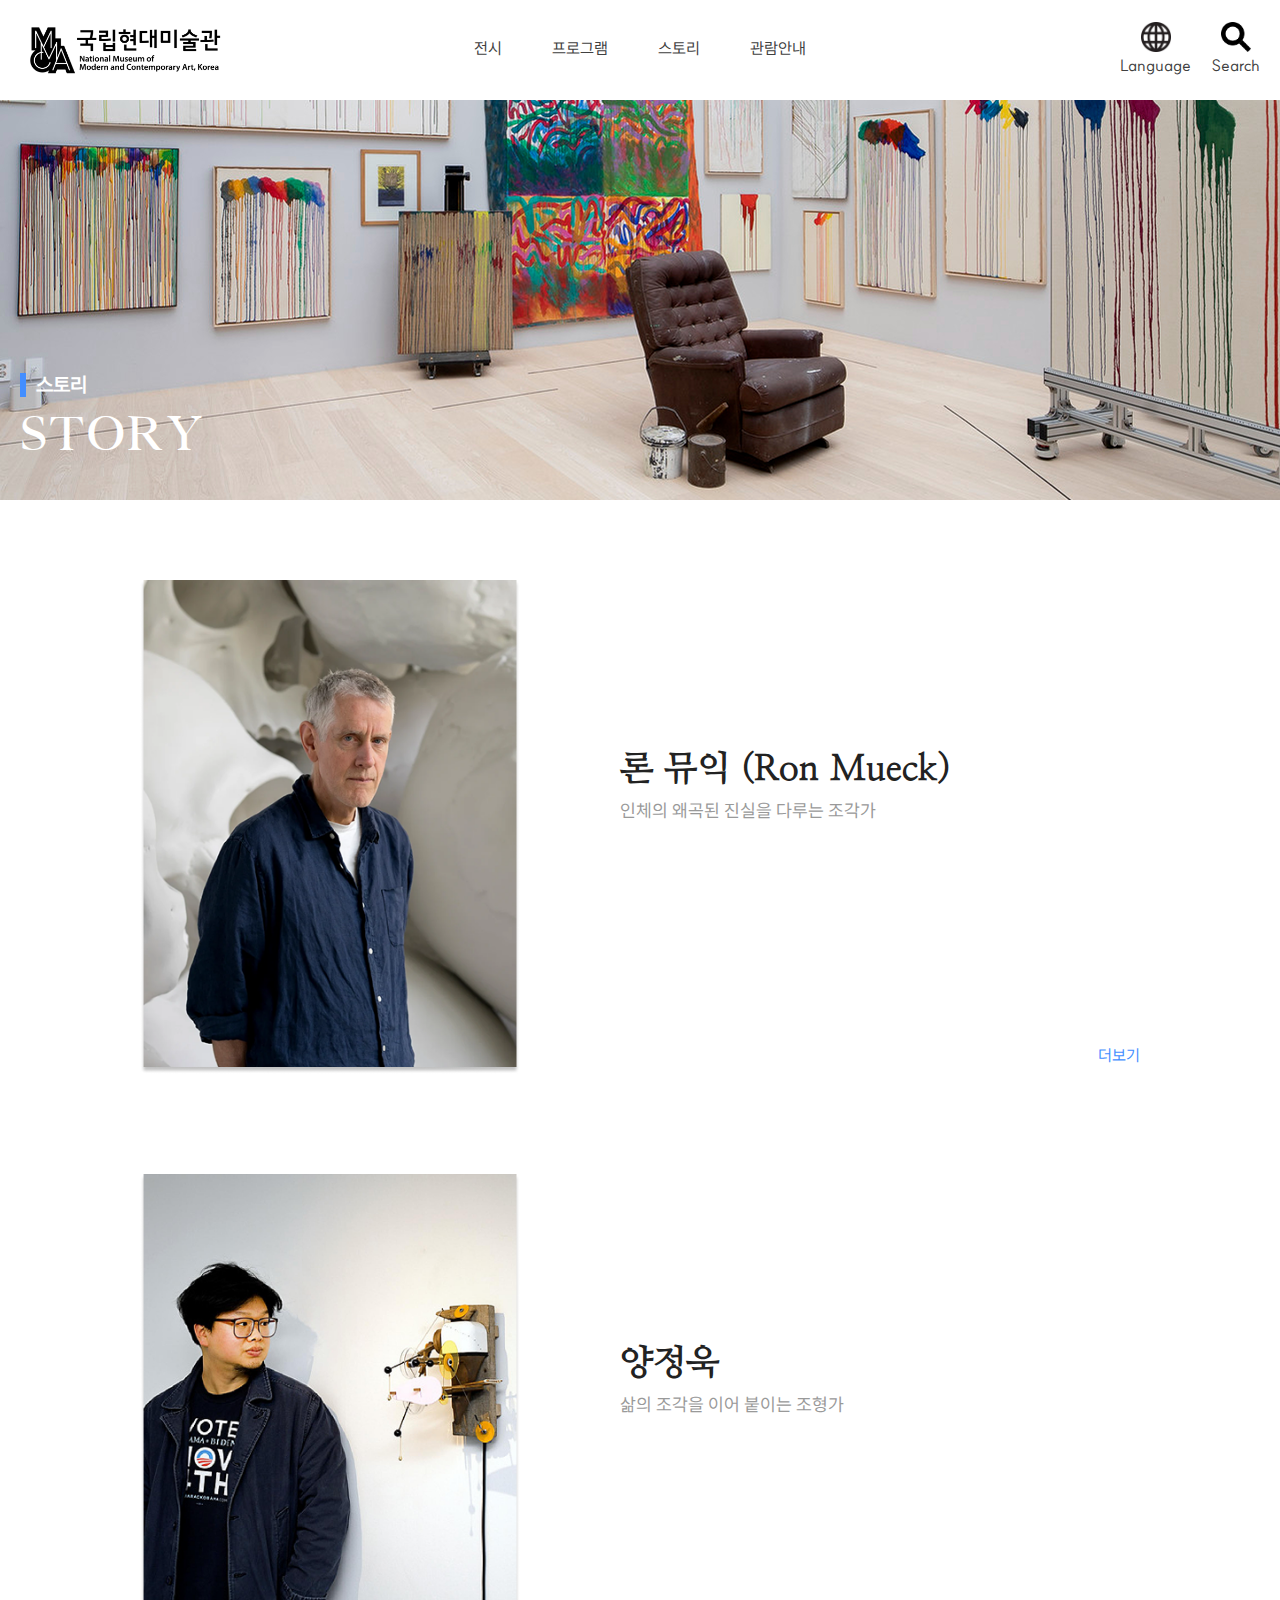
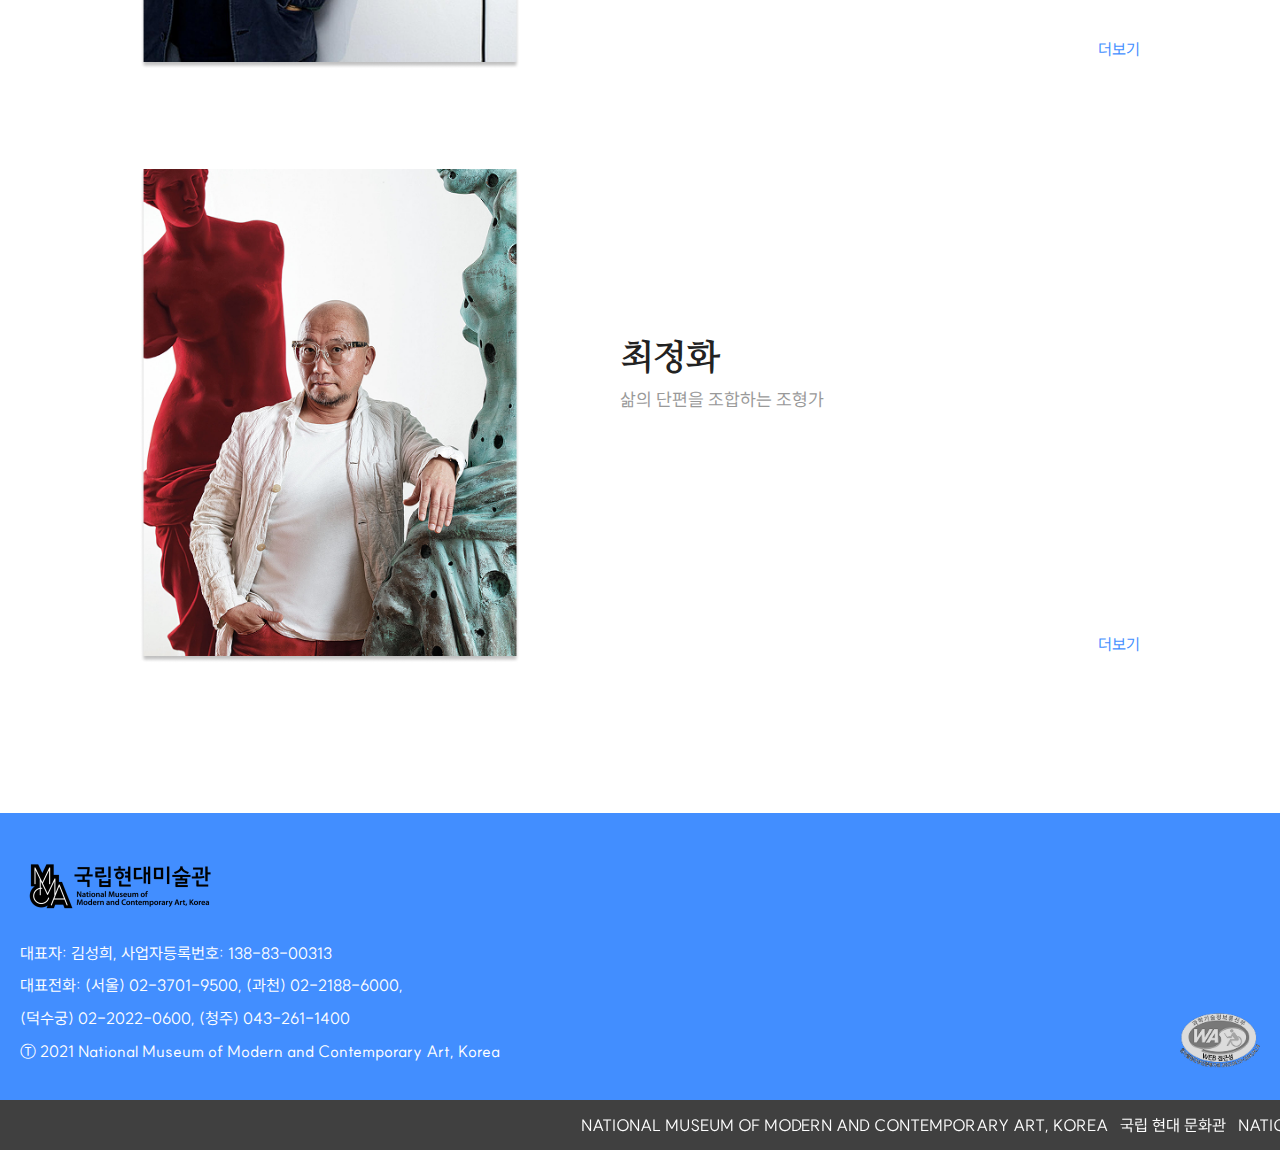
<file: story/stroy.html>
<!DOCTYPE html>
<html lang="ko">

<head>
    <meta charset="UTF-8" />
    <meta name="viewport" content="width=device-width, initial-scale=1.0" />
    <title>story</title>
    <link rel="stylesheet" href="css/story.css">
    <script src="../script/jquery-1.12.4.min.js"></script>
    <script src="../script/search.js"></script>
    <script src="../script/footer_marquee.js"></script>
</head>

<body>

    <!-- HEADER -->
    <header>
        <div class="header-wrap">
            <div class="logo">
                <a href="../index.html"><img src="../img/logo/MMCA.png" alt="logo"></a>
            </div>
            <ul class="menu">
                <li class="has-sub"><a href="#">전시</a>
                    <ul class="submenu">
                        <li><a href="../exhibition/exhibition.html">현재전시</a></li>
                        <li><a href="#">예정전시</a></li>
                        <li><a href="#">지난전시</a></li>
                    </ul>
                </li>
                <li class="has-sub"><a href="#">프로그램</a>
                    <ul class="submenu">
                        <li><a href="../education/education.html">교육</a></li>
                        <li><a href="#">워크샵</a></li>
                    </ul>
                </li>
                <li><a href="../story/stroy.html">스토리</a></li>
                <li class="has-sub"><a href="#">관람안내</a>
                    <ul class="submenu">
                        <li><a href="#">서울</a></li>
                        <li><a href="#">과천</a></li>
                        <li><a href="#">덕수궁</a></li>
                        <li><a href="#">청주</a></li>
                    </ul>
                </li>
            </ul>
            <ul class="icons">
                <li class="language">
                    <a href="#"><img src="../img/icon/language.png" alt="language"></a>
                    <p><a href="#">Language</a></p>
                </li>
                <li class="search">
                    <a href="#"><img src="../img/icon/search.png" alt="search"></a>
                    <p>Search</p>
                </li>
            </ul>
        </div>
        <div class="search-box">
            <form>
                <div class="search-container">
                    <input type="text" placeholder="검색어를 입력하세요.">
                    <button type="submit"><img src="../img/icon/search.png" alt="검색"></button>
                </div>
            </form>
        </div>
    </header>

    <!-- MAIN VISUAL -->
    <section class="main-visual">
        <div class="visual-bg">
            <div class="visual-wrap">
                <div class="visual-text">
                    <div class="lst">
                        <div class="bar"></div>
                        <div class="txt">스토리</div>
                    </div>
                    <h2>STORY</h2>
                </div>
            </div>
        </div>
    </section>

    <!-- 작가 리스트 -->

    <section class="story-list">

    <!-- 작가 1 -->
    <div class="story-item">
      <div class="img-box">
        <a href="../story/story_deps/stroy_deps.html"><img src="../img/스토리/ron_m.png" alt="론 뮤익"></a>
      </div>
      <div class="text-box">
        <a href="../story/story_deps/stroy_deps.html"><h3>론 뮤익 (Ron Mueck)</h3></a>
        <p>인체의 왜곡된 진실을 다루는 조각가</p>
        <a href="../story/story_deps/stroy_deps.html" class="more">더보기</a>
      </div>
    </div>

    <!-- 작가 2 -->
    <div class="story-item">
      <div class="img-box">
        <a href="#"><img src="../img/스토리/yangj.png" alt="양정욱"></a>
      </div>
      <div class="text-box">
        <a href="#"><h3>양정욱</h3></a>
        <p>삶의 조각을 이어 붙이는 조형가</p>
        <a href="#" class="more">더보기</a>
      </div>
    </div>

    <!-- 작가 3 -->
    <div class="story-item">
      <div class="img-box">
        <a href="#"><img src="../img/스토리/choij.png" alt="최정화"></a>
      </div>
      <div class="text-box">
        <a href="#"><h3>최정화</h3></a>
        <p>삶의 단편을 조합하는 조형가</p>
        <a href="#" class="more">더보기</a>
      </div>
    </div>

  </section>

     <!-- FOOTER -->
  <footer class="footer">
    <div class="footer-wrap">
      <div class="footer-left">
        <a href="#"><img src="../img/logo/MMCA.png" class="footer-logo" alt="logo"></a>
        <ul class="footer-info">
          <li>대표자: 김성희, 사업자등록번호: 138-83-00313</li>
          <li>대표전화: (서울) 02-3701-9500, (과천) 02-2188-6000,</li>
          <li>(덕수궁) 02-2022-0600, (청주) 043-261-1400</li>
          <li>Ⓣ 2021 National Museum of Modern and Contemporary Art, Korea</li>
        </ul>
      </div>
      <div class="footer-right">
        <img src="../img/icon/mark.png" class="footer-wa" alt="웹접근성 품질마크">
      </div>
    </div>
    <div class="footer-bottom">
      <div class="marquee-wrapper">
        <div class="marquee-track">
          <span>NATIONAL MUSEUM OF MODERN AND CONTEMPORARY ART, KOREA &nbsp; 국립 현대 문화관 &nbsp;</span>
        </div>
      </div>
    </div>
  </footer>

</body>

</body>

</html>
</file>
<file: css/index.css>
@charset "utf-8";

* {
  margin: 0;
  padding: 0;
}

ul,
ol {
  list-style: none;
}

a {
  text-decoration: none;
  color: #444
}

h1,
h2,
h3,
h4,
h5,
h6 {
  font-size: 100%;
  font-weight: normal;
  /* normal의 크기는 400 */
}

@font-face {
  font-family: 'suit';
  src: url(../font/SUIT-otf/SUIT-Regular.otf) format('opentype');
}

@font-face {
  font-family: 'loves';
  src: url(../font/loves/LOVES.ttf) format('opentype');
}

@font-face {
  font-family: 'wensley';
  src: url(../font/Wensley/WensleyDemo.ttf) format('opentype');
}

@font-face {
  font-family: 'nanum-mj';
  src: url(../font/nanum-myeongjo/NanumMyeongjo.otf) format('opentype');
}

.clear::after {
  content: "";
  display: block;
  clear: both;
}


header {
  width: 100%;
  height: 100px;
  background-color: white;
  position: relative;
  z-index: 9999;
}

.header-wrap {
  width: 1240px;
  margin: 0 auto;
  position: relative;
  height: 100%;
}

.logo {
  float: left;
  height: 100%;
  display: flex;
  align-items: center;
}

.logo img {
  height: 90px;
}

.menu {
  position: absolute;
  top: 50%;
  left: 50%;
  transform: translate(-50%, -50%);
  list-style: none;
  display: flex;
  gap: 50px;
  z-index: 999;
  font-family: 'suit';
}

.menu li {
  position: relative;
}

.menu li a {
  display: inline-block;
  padding-bottom: 4px;
  color: #404040;
  transition: color 0.3s;
  position: relative;
}

.menu li a::after {
  content: "";
  position: absolute;
  bottom: 0;
  left: 0;
  width: 0%;
  height: 2px;
  background-color: #428EFF;
  transition: width 0.3s ease;
}

.menu li a:hover {
  color: #428EFF;
}

.menu li a:hover::after {
  width: 100%;
}

.submenu {
  display: none;
  position: absolute;
  top: 100%;
  left: 50%;
  transform: translateX(-50%);
  background-color: white;
  box-shadow: 0 4px 8px rgba(0, 0, 0, 0.1);
  padding: 10px 0;
  min-width: 160px;
  z-index: 1000;
}

.menu li:hover .submenu {
  display: block;
}

.submenu li a {
  display: block;
  padding: 10px 20px;
  color: #404040;
  white-space: nowrap;
  font-size: 16px;
  transition: background 0.3s;
}

.submenu li a:hover {
  background-color: #f0f0f0;
  color: #428EFF;
}

/* ICONS */
.icons {
  float: right;
  height: 100%;
  list-style: none;
}

.icons li {
  float: left;
  text-align: center;
  font-size: 16px;
  margin-left: 20px;
  height: 100%;
  padding-top: 22px; /* 아이콘 + 텍스트 전체 아래로 내림 */
}

.icons img {
  width: 30px;
  height: 30px;
  display: block;
  margin: 0 auto 5px;
}

.icons p {
  color: #404040;
  font-family: 'suit';
  font-weight: 400;
  line-height: 1;
  margin-top: 2px;
}

/* ===== 검색창 ===== */
.search-box {
  position: absolute;
  top: 100%;
  left: 0;
  width: 100%;
  background: #fff;
  padding: 40px 100px;
  display: none;
  z-index: 999;
}

.search-box form {
  max-width: 800px;
  margin: 0 auto;
  position: relative;
}

.search-container {
  border-bottom: 2px solid #000;
  padding: 10px 0;
}

.search-container input[type="text"] {
  width: 100%;
  padding: 10px 40px 10px 0;
  font-size: 18px;
  border: none;
  background: transparent;
  color: #000;
}

.search-container button {
  position: absolute;
  top: 50%;
  right: 0;
  transform: translateY(-50%);
  background: none;
  border: none;
  cursor: pointer;
}

.search-container button img {
  width: 22px;
  height: 22px;
}



/* 슬라이드 /////////////////////////////  */

.main-slider {
  width: 100%;
  height: auto;
  aspect-ratio: 3 / 1;
  display: flex;
  overflow: hidden;
}

.slides {
  display: flex;
  height: 100%;
  width: 100%;
}

.slide {
  position: relative;
  width: 5%;
  transition: width 0.5s ease;
  overflow: hidden;
  cursor: pointer;
  background-size: cover;
  background-position: center;
  background-repeat: no-repeat;
}

.slide.active {
  width: 90%;
}

.slide:nth-child(1) {
  background-image: url("../img/메인배너/banner01__.jpg");
}

.slide:nth-child(2) {
  background-image: url("../img/메인배너/banner02__.jpg");
}

.slide:nth-child(3) {
  background-image: url("../img/메인배너/banner03__.jpg");
}

.slide-num {
  position: absolute;
  bottom: 50px;
  right: 20px;
  color: white;
  font-size: 18px;
  transform: rotate(-90deg);
  transform-origin: bottom right;
}

.slide.active .slide-num {
  display: none;
}





.slide:nth-child(1) {
  background-image: url("../img/메인배너/banner01__.jpg");
}

.slide:nth-child(2) {
  background-image: url("../img/메인배너/banner02__.jpg");
}

.slide:nth-child(3) {
  background-image: url("../img/메인배너/banner03__.jpg");
}





.slide.active .slide-text {
  display: block;
}



.slide-text h2 {
  font-size: 32px;
  margin-bottom: 10px;
}

.slide-text p {
  font-size: 18px;
}

.slide-num {
  position: absolute;
  bottom: 50px;
  right: 20px;
  color: white;
  font-size: 18px;
  transform: rotate(-90deg);
  transform-origin: bottom right;
  opacity: 1;
}

.slide.active .slide-num {
  display: none;
}


/* 전시 영역!!!!!!!!!!!!!!! */

.exhibition {
  padding: 60px 0;
  background: #fff;
  text-align: center;
  position: relative;

}

.exhibition h2 a {
  font-size: 36px;
  color: #000;
  text-decoration: none;
  color: #404040;
  font-family: 'loves';
  font-weight: 600;
  font-size: 3.125rem;
}

.tab {
  margin: 20px 0;
  font-family: 'suit';
}

.tab span {
  margin: 0 12px;
  font-size: 18px;
  color: #999;
  cursor: pointer;
  font-family: 'suit';
}

.tab .on {
  color: #000;
  font-weight: bold;
  border-bottom: 3px solid #428EFF;
  padding-bottom: 5px;
  color: #404040;
}

.exh-frame {
  width: 1240px;
  margin: 0 auto;
  overflow: visible;
  position: relative;
}

.exh-scroll {
  width: 1240px;
  overflow-x: auto;
  scroll-behavior: smooth;
  white-space: nowrap;
  cursor: default;
  /* 드래그 커서 제거 */
  margin-top: 40px;
  padding-bottom: 40px;
  scrollbar-width: thin;
  scrollbar-color: #428EFF #eee;
}

.exh-scroll:active {
  cursor: grabbing;

}


.exh-scroll.dragging {
  cursor: grabbing !important;
}

.exh-scroll::-webkit-scrollbar {
  height: 8px;
}

.exh-scroll::-webkit-scrollbar-thumb {
  background: #428EFF;
  border-radius: 10px;
}

.exh-scroll::-webkit-scrollbar-track {
  background: #eee;
}

.exh-track {
  display: flex;
  gap: 20px;
  width: max-content;
}

.exh-item {
  flex: 0 0 auto;
  width: 300px;
  background: #f8f8f8;
  padding: 10px;
  border-radius: 5px;
  box-sizing: border-box;
  text-align: left;
  font-family: 'suit';
  cursor: pointer;
}

.exh-item img {
  width: 100%;
  border-radius: 4px;
}

.exh-item .loc {
  font-weight: bold;
  font-size: 16px;
  margin-top: 10px;
  color: #404040;
}

.exh-item .title {
  font-size: 16px;
  margin-top: 5px;
}

.exh-item .date {
  font-size: 13px;
  color: #666;
  margin-top: 4px;
}

/* 버튼 */
.scroll-btn {
  position: absolute;
  top: 40%;
  transform: translateY(-50%);
  width: 50px;
  height: 50px;
  background: none;
  border: none;
  padding: 0;
  cursor: pointer;
  z-index: 1000;
}

.scroll-btn img {
  width: 50px;
  height: 50px;
  display: block;
}

.scroll-btn.prev {
  left: -100px;
}

.scroll-btn.next {
  right: -100px;
}







/* 프로그램//////////////////////////////////////// */





.program {
  background: #7BB0FF;
  padding: 100px 0;
  color: white;
  text-align: center;
}

.program h2 {

  margin-bottom: 50px;
  font-family: 'loves';
  font-weight: 600;
  font-size: 3.125rem;
}

.program h2 a {
  color: #fff;

}

.program-tab {
  width: 1240px;
  margin: 0 auto 60px;
  position: relative;
  height: 48px;
}


.tab-btn-wrap {
  width: 100%;
  height: 100%;
  border-bottom: 4px solid #b2cde9;
  font-size: 0;
}

.tab-btn {
  display: inline-block;
  width: 50%;
  height: 100%;
  font-size: 25px;
  font-weight: bold;
  color: #b2cde9;
  text-decoration: none;
  text-align: center;
  position: relative;
  line-height: 20px;
  font-family: 'suit';
  font-weight: 600;
}

.tab-btn.active {
  color: white;
}

.tab-btn.active::after {
  content: '';
  position: absolute;
  bottom: -4px;
  left: 0;
  width: 100%;
  height: 4px;
  background: white;
}

.program-wrap {
  width: 1240px;
  margin: 0 auto;
}

.edu-box,
.work-box {
  display: table;
  table-layout: fixed;
  width: 100%;
}

.hidden {
  display: none;
}

.program-photo {
  display: table-cell;
  width: 400px;
  position: relative;
  vertical-align: top;
  padding-right: 100px;
}

.main-photo {
  position: relative;
  z-index: 1;
}

.main-photo::before {
  content: '';
  position: absolute;
  top: 15px;
  /* 아래로 */
  left: 15px;
  /* 오른쪽으로 */
  width: 100%;
  height: 100%;
  background-color: #68A4FF;
  z-index: -1;

}

.main-photo img {
  width: 100%;
  display: block;
}

.arrow {
  position: absolute;
  top: 50%;
  right: -30px;
  transform: translateY(-50%);
  width: 60px;
  height: 60px;
}

.arrow img {
  width: 100%;
  height: auto;
  display: block;
}

.program-desc {
  display: table-cell;
  vertical-align: middle;
  text-align: left;
  padding-left: 80px;
  position: relative;
}

.program-inner {
  display: inline-block;
  vertical-align: middle;
}

.program-desc h3 {
  font-size: 30px;
  margin-bottom: 10px;
}

.program-desc h3 a {
  color: #fff;
}

.subtitle {
  font-size: 20px;
  font-weight: bold;
  margin-bottom: 12px;
  font-family: 'suit';
}

.description {
  font-size: 16px;
  line-height: 2;
  margin-bottom: 40px;
  font-family: 'suit';
}

.program-inner h3 {
  font-family: 'wensley';
}

.thumbs {
  margin-top: 40px;
  white-space: nowrap;
  margin-bottom: 30px;
}

.thumbs img {
  width: 130px;
  margin-right: 20px;
  vertical-align: top;
  display: inline-block;
  cursor: pointer;
}

.reserve-btn {
  position: absolute;
  bottom: 0;
  right: 0;
}

.reserve-btn a {
  font-size: 14px;
  color: white;
  text-decoration: none;
  position: relative;
  padding-bottom: 2px;
}

.reserve-btn a span::after {
  content: '';
  position: absolute;
  bottom: 0;
  left: 0;
  height: 1px;
  width: 100%;
  background: white;
}

/* story///////////////////////////////////////////////////////////////////////// */


.story {
  position: relative;
  width: 100%;
  max-width: 1920px;
  height: 880px;
  margin: 0 auto;
  background: #fff;
}

.story {
  font-family: 'suit';
}

.story::after {
  content: "";
  display: block;
  clear: both;
}

.center-content {
  position: absolute;
  top: 50%;
  left: 50%;
  transform: translate(-50%, -50%);
  text-align: center;
  z-index: 2;
}

.center-content h2 {

  font-weight: bold;
  margin-bottom: 30px;
  color: #404040;
}

.center-content h2 a {
  color: #404040;
  font-size: 3.125rem;
  font-family: 'wensley';
}

.center-content p {
  font-size: 18px;
  line-height: 1.7;
  color: #404040;
  margin-bottom: 20px;
}

.center-content .btn-more {
  font-size: 14px;
  color: #888;
  text-decoration: none;
  border-bottom: 1px solid #bbb;
  padding-bottom: 2px;
}

/* story///////////////////////////////////////////////// */

/* artists 섹션 - 텍스트와 이미지 모두 회전 효과 제거 */
.artists {
  margin-top: 100px;
  position: absolute;
  width: 1240px;
  height: 100%;
  top: 0;
  left: 50%;
  transform: translateX(-50%);
  z-index: 1;
}

.artist::after {
  content: "";
  display: block;
  clear: both;
}

/* 공통 이미지 크기 + 효과 */
.artist img,
.artist .photo img {
  width: 150px;
  display: block;
  filter: grayscale(100%);
  transition: all 0.4s ease;
}

.artist:hover img,
.artist:hover .photo img {
  filter: grayscale(0%);
  transform: scale(1.05);
}

/* 공통 텍스트 스타일 */
.artist .info {
  font-size: 13px;
  color: #444;
  line-height: 1.4;
  margin-top: 4px;
}

.artist .info span {
  display: block;
  font-size: 12px;
  color: #aaa;
  margin-top: 2px;
}

/* center content 마진 */
.center-content {
  margin-top: 100px;
}

/* ========== 개별 작가 위치 및 정렬 ========== */

.artist.choi {
  position: absolute;
  top: 330px;
  left: 0px;
  text-align: left;
}

.artist.choi .info {
  text-align: left;
  margin-top: 8px;
}

.artist.seo {
  position: absolute;
  top: 20px;
  left: 350px;
  width: 250px;
}

.artist.seo .photo {
  float: left;
  width: 150px;
}

.artist.seo .info {
  float: left;
  margin-left: 10px;
  width: 80px;
  text-align: left;
}

.artist.kwon {
  position: absolute;
  top: 100px;
  right: 40px;
  width: 280px;
}

.artist.kwon .photo {
  float: left;
  width: 150px;
}

.artist.kwon .info {
  float: left;
  margin-left: 10px;
  width: 110px;
  text-align: left;
  font-size: 13px;
  line-height: 1.4;
  color: #444;
  margin-top: 0;
}

.artist.kwon .info span {
  display: block;
  font-size: 12px;
  color: #aaa;
  margin-top: 4px;
}

.artist.ron {
  position: absolute;
  bottom: 50px;
  left: 380px;
  width: 250px;
}

.artist.ron .photo {
  float: left;
  width: 150px;
}

.artist.ron .info {
  float: left;
  margin-left: 10px;
  width: 80px;
  text-align: left;
}

.artist.yang {
  position: absolute;
  bottom: 180px;
  right: 0px;
  text-align: right;
}

.artist.yang .info {
  margin-top: 4px;
  text-align: right;
}

/* 자세히보기 버튼 hover 효과 */
.btn-more {
  display: inline-block;
  color: #222;
  text-decoration: none;
  border-bottom: 1px solid transparent;
  transition: all 0.2s ease;
  font-size: 16px;
  margin-top: 20px;

}

.btn-more:hover {
  color: #428EFF;
  border-color: #428EFF;
  font-weight: bold;

}

/* ===== VISIT Section ===== */

.visit {
  width: 100%;
  padding: 80px 0 100px 0;
  background: #7BB0FF;
  text-align: center;
  margin-top: 150px;
  font-family: 'suit';
}

.visit h2 {
  font-size: 3.125rem;
  margin-bottom: 30px;
  color: white;
  font-weight: bold;
  font-family: 'loves';
  font-weight: 600;
}


.visit-wrap {
  width: 1240px;
  margin: 0 auto;
  overflow: hidden;
}

.visit-box {
  width: 290px;
  height: 580px;
  float: left;
  margin-right: 26px;
  position: relative;
  overflow: hidden;
  background: #000;
  color: white;
  transition: all 0.3s ease;
}

.visit-box:last-child {
  margin-right: 0;
}

.visit-box img {
  width: 100%;
  height: 100%;
  object-fit: cover;
  display: block;
  opacity: 0.2;
  transition: all 0.3s ease;
}

.visit-box .info {
  position: absolute;
  top: 300px;
  left: 0;
  width: 100%;
  height: 100%;
  padding: 16px;
  text-align: left;
  z-index: 2;
  transition: all 0.3s ease;
  box-sizing: border-box;
}

.visit-box .info h3 {
  font-size: 20px;
  font-weight: bold;
  margin-bottom: 10px;
  color: white;
  text-shadow: 1px 1px 3px rgba(0, 0, 0, 0.8);
  transition: all 0.3s ease;
}

.visit-box .info .time-title {
  font-size: 16px;
  font-weight: bold;
  margin-bottom: 6px;
  color: #ccc;
  text-shadow: 1px 1px 2px rgba(0, 0, 0, 0.8);
  transition: all 0.3s ease;
}

.visit-box .info p {
  font-size: 16px;
  color: #ccc;
  text-shadow: 1px 1px 2px rgba(0, 0, 0, 0.7);
  transition: all 0.3s ease;
}

.visit-box .info .note {
  font-size: 16px;
  color: #ccc;
  margin-top: 12px;
  text-shadow: 1px 1px 2px rgba(0, 0, 0, 0.6);
  transition: all 0.3s ease;
}

/* Hover Effect */


.visit-box:hover img {
  opacity: 0.1;
}

.visit-box:hover .info h3,
.visit-box:hover .info .time-title,
.visit-box:hover .info p,
.visit-box:hover .info .note {
  color: white;
  text-shadow: none;
}



/* artists 섹션 */
.artists {
  margin-top: 100px;
  position: absolute;
  width: 1240px;
  height: 100%;
  top: 0;
  left: 50%;
  transform: translateX(-50%);
  z-index: 1;
}

.artist::after {
  content: "";
  display: block;
  clear: both;
}

.artist img,
.artist .photo img {
  width: 150px;
  display: block;
  filter: grayscale(100%);
  transition: all 0.4s ease;
}

.artist:hover img,
.artist:hover .photo img {
  filter: grayscale(0%);
  transform: scale(1.05);
}

.artist .info {
  font-size: 14px;
  color: #444;
  line-height: 1.4;
  margin-top: 4px;
}

.artist .info span {
  display: block;
  font-size: 12px;
  color: #aaa;
  margin-top: 2px;
}

.center-content {
  margin-top: 100px;
}

.artist.choi {
  position: absolute;
  top: 330px;
  left: 0px;
  text-align: left;
}

.artist.choi .info {
  text-align: left;
  margin-top: 8px;
}

.artist.seo {
  position: absolute;
  top: 20px;
  left: 350px;
  width: 250px;
}

.artist.seo .photo {
  float: left;
  width: 150px;
}

.artist.seo .info {
  float: left;
  margin-left: 10px;
  width: 80px;
  text-align: left;
}

.artist.kwon {
  position: absolute;
  top: 100px;
  right: 40px;
  width: 280px;
}

.artist.kwon .photo {
  float: left;
  width: 150px;
}

.artist.kwon .info {
  float: left;
  margin-left: 10px;
  width: 110px;
  text-align: left;
  font-size: 13px;
  line-height: 1.4;
  color: #444;
  margin-top: 0;
}

.artist.kwon .info span {
  display: block;
  font-size: 14px;
  color: #aaa;
  margin-top: 4px;
}

.artist.ron {
  position: absolute;
  bottom: 50px;
  left: 380px;
  width: 250px;
}

.artist.ron .photo {
  float: left;
  width: 150px;
}

.artist.ron .info {
  float: left;
  margin-left: 10px;
  width: 80px;
  text-align: left;
}

.artist.yang {
  position: absolute;
  bottom: 180px;
  right: 0px;
  text-align: right;
}

.artist.yang .info {
  margin-top: 4px;
  text-align: right;
}

/* 자세히보기 버튼 호버 효과 */
.more {
  display: inline-block;

  text-decoration: none;
  border-bottom: 1px solid transparent;
  transition: all 0.2s ease;
  font-size: 16px;
  margin-top: 20px;
}

.more:hover {
  color: #428EFF;
  font-weight: bold;
}


/* NOTICE 섹션 */
.notice {
  width: 880px;
  margin: 100px auto;
  text-align: center;
  font-family: 'suit';
}

.notice h2 {
  font-size: 3.125rem;
  margin-bottom: 40px;

  color: #404040;
  font-family: 'loves';
  font-weight: 600;
}

.notice ul {
  margin-top: 40px;
}

.notice li {
  position: relative;
  border-top: 1px solid #428EFF;
  border-bottom: 1px solid #428EFF;
  text-align: left;
}

.notice li+li {
  border-top: none;
}

.notice li a {
  display: block;
  padding: 20px 0 20px 80px;
  text-decoration: none;
  color: inherit;
  position: relative;
  min-height: 70px;
  color: #404040;
  /* 내용 높이 확보 */
}

/* 날짜 박스 */
.notice .date {
  position: absolute;
  top: 50%;
  left: 0;
  transform: translateY(-50%);
  text-align: center;
  width: 60px;
  line-height: 20px;
  color: #404040;
}

.notice .date strong {
  display: block;
  font-size: 2.75rem;
  font-weight: 600;
  color: #000;
  line-height: 1;
}

.notice .date span {
  font-size: 0.9375rem;
  color: #888;
  display: block;
  margin-top: 5px;
}

/* 텍스트 박스 */
.notice .text {
  font-size: 1.625rem;
  color: #333;
  line-height: 4;
  margin-left: 30px;
}

/* 더보기 버튼 */
.notice .more {
  display: inline-block;
  margin-top: 20px;
  font-size: 16px;
  color: #222;
  text-decoration: none;
  float: right;
}

.notice .more:hover {
  color: #428EFF;
  font-weight: bold;
}








/* ============ Footer ============ */
.footer {
  background-color: #428EFF;
  color: #fff;
  font-family: 'Noto Sans KR', sans-serif;
  margin-top: 150px;
  font-family: 'suit';
}

.footer-wrap {
  width: 1240px;
  margin: 0 auto;
  padding: 30px 0 30px;
  overflow: hidden;
  position: relative;
}

.footer-left {
  float: left;
  width: 1100px;
  position: relative;
}

.footer-logo {
  display: block;
  width: 200px;
  margin-bottom: 10px;
}

.footer-info {
  margin-top: 10px;
}

.footer-info li {
  font-size: 16px;
  line-height: 1.8;
  margin-bottom: 4px;
}

.footer-right {
  float: right;
  position: relative;
}

.footer-wa {
  width: 80px;
  margin-top: 170px;
}

.footer-bottom {
  background-color: #404040;
  overflow: hidden;
  position: relative;
  height: 50px;
  line-height: 3;
}

.marquee-wrapper {
  position: relative;
  width: 100%;
  height: 100%;
  overflow: hidden;
}

.marquee-track {
  position: absolute;
  white-space: nowrap;
  will-change: transform;
  display: inline-block;
}
</file>
<file: education/css/education.css>
@charset "utf-8";

/* Reset */
* {
  margin: 0;
  padding: 0;
  box-sizing: border-box;
}
ul, ol {
  list-style: none;
}
a {
  text-decoration: none;
  color: #444;
}
h1, h2, h3, h4, h5, h6 {
  font-size: 100%;
  font-weight: normal;
}

/* Font */
@font-face {
  font-family: 'suit';
  src: url(../../font/SUIT-otf/SUIT-Regular.otf) format('opentype');
}
@font-face {
  font-family: 'wensley';
  src: url(../../font/Wensley/WensleyDemo.ttf) format('opentype');
}

body {
  font-family: 'suit', sans-serif;
  background: #fff;
}

/* HEADER */
header {
  width: 100%;
  height: 100px;
  background-color: white;
  position: relative;
}
.header-wrap {
  width: 1240px;
  margin: 0 auto;
  height: 100%;
  position: relative;
}
.logo {
  float: left;
  height: 100%;
  display: flex;
  align-items: center;
}
.logo img {
  height: 90px;
}
.menu {
  position: absolute;
  top: 50%;
  left: 50%;
  transform: translate(-50%, -50%);
  display: flex;
  gap: 50px;
  z-index: 999;
}
.menu li {
  position: relative;
}
.menu li a {
  display: inline-block;
  padding-bottom: 4px;
  color: #404040;
  transition: color 0.3s;
  position: relative;
}
.menu li a::after {
  content: "";
  position: absolute;
  bottom: 0;
  left: 0;
  width: 0%;
  height: 2px;
  background-color: #428EFF;
  transition: width 0.3s ease;
}
.menu li a:hover {
  color: #428EFF;
}
.menu li a:hover::after {
  width: 100%;
}
.submenu {
  display: none;
  position: absolute;
  top: 100%;
  left: 50%;
  transform: translateX(-50%);
  background-color: white;
  box-shadow: 0 4px 8px rgba(0,0,0,0.1);
  padding: 10px 0;
  min-width: 160px;
  z-index: 1000;
}
.menu li:hover .submenu {
  display: block;
}
.submenu li a {
  display: block;
  padding: 10px 20px;
  color: #404040;
  font-size: 16px;
}
.submenu li a:hover {
  background-color: #f0f0f0;
  color: #428EFF;
}

/* ICONS */
.icons {
  float: right;
  height: 100%;
}
.icons li {
  float: left;
  text-align: center;
  font-size: 16px;
  margin-left: 20px;
  height: 100%;
  padding-top: 22px;
}
.icons img {
  width: 30px;
  height: 30px;
  display: block;
  margin: 0 auto 5px;
}
.icons p {
  color: #404040;
  font-family: 'suit';
  font-weight: 400;
  line-height: 1;
  margin-top: 2px;
}

/* SEARCH */
.search-box {
  position: absolute;
  top: 100%;
  left: 0;
  width: 100%;
  background: #fff;
  padding: 40px 100px;
  display: none;
  z-index: 999;
}
.search-box form {
  max-width: 800px;
  margin: 0 auto;
  position: relative;
}
.search-container {
  border-bottom: 2px solid #000;
  padding: 10px 0;
}
.search-container input[type="text"] {
  width: 100%;
  padding: 10px 40px 10px 0;
  font-size: 18px;
  border: none;
  background: transparent;
  color: #000;
}
.search-container button {
  position: absolute;
  top: 50%;
  right: 0;
  transform: translateY(-50%);
  background: none;
  border: none;
  cursor: pointer;
}
.search-container button img {
  width: 22px;
  height: 22px;
}

/* MAIN VISUAL */
.main-visual {
  width: 100%;
  height: 400px;
  position: relative;
}
.visual-bg {
  width: 100%;
  height: 100%;
  background: url('../../img/서브페이지_배너/education_ban.png') no-repeat center center;
  background-size: cover;
}
.visual-wrap {
  width: 1240px;
  margin: 0 auto;
  height: 100%;
  position: relative;
}
.visual-text {
  position: absolute;
  bottom: 10%;
  left: 0%;
  color: white;
  text-align: left;
}
.lst {
  height: 24px;
  line-height: 24px;
  overflow: hidden;
  margin-bottom: 10px;
}
.bar {
  float: left;
  width: 6px;
  height: 24px;
  background: #428EFF;
  margin-right: 10px;
}
.txt {
  float: left;
  font-size: 20px;
  font-weight: bold;
}
.lst::after {
  content: "";
  display: block;
  clear: both;
}
.visual-text h2 {
  font-size: 48px;
  font-family: 'wensley';
}

/* FILTER */
.filter-wrap {
  width: 1240px;
  margin: 40px auto 20px;
  text-align: center;
}
.tab {
  display: inline-block;
}
.tab span {
  display: inline-block;
  margin-right: 20px;
  font-size: 25px;
  cursor: pointer;
  border-bottom: 2px solid transparent;
  padding-bottom: 4px;
}
.tab span.on {
  border-bottom: 3px solid #428EFF;
  color: #428EFF;
  font-weight: bold;
}

/* EDUCATION ITEMS */
.education-items {
  width: 1240px;
  margin: 40px auto;
  overflow: hidden;
}
.edu-item {
  float: left;
  width: 290px;
  margin-right: 26.6px;
  margin-bottom: 40px;
  background: #f8f8f8;
  padding: 12px;
  border-radius: 6px;
  min-height: 380px;
}
.edu-item:nth-child(4n) {
  margin-right: 0;
}
.edu-item img {
  width: 100%;
  border-radius: 4px;
  margin-bottom: 10px;
}
.edu-item .title {
  font-size: 16px;
  margin-bottom: 6px;
  line-height: 1.4;
}
.edu-item .date {
  font-size: 14px;
  color: #666;
}

/* PAGER */
.pager {
  width: 1240px;
  margin: 30px auto 100px;
  text-align: right;
}
.pager ul {
  display: inline-block;
}
.pager li {
  display: inline-block;
  margin: 0 6px;
}
.pager li a {
  padding: 8px 11px;
  color: #333;
  font-size: 15px;
  text-decoration: none;
}
.pager li.on a {
  color: #428EFF;
  font-weight: bold;
}
.pager li.prev a,
.pager li.next a {
  font-weight: bold;
}

/* FOOTER */
.footer {
  background-color: #428EFF;
  color: #fff;
  margin-top: 150px;
}
.footer-wrap {
  width: 1240px;
  margin: 0 auto;
  padding: 30px 0;
  overflow: hidden;
}
.footer-left {
  float: left;
  width: 1100px;
}
.footer-logo {
  width: 200px;
  margin-bottom: 10px;
  display: block;
}
.footer-info li {
  font-size: 16px;
  line-height: 1.8;
  margin-bottom: 4px;
}
.footer-right {
  float: right;
}
.footer-wa {
  width: 80px;
  margin-top: 170px;
}
.footer-bottom {
  background: #404040;
  height: 50px;
  line-height: 50px;
  text-align: center;
}
.marquee-wrapper {
  overflow: hidden;
  width: 100%;
  height: 100%;
  position: relative;
}
.marquee-track {
  position: absolute;
  white-space: nowrap;
  will-change: transform;
  display: inline-block;
}
</file>
<file: exhibition/css/exhibition.css>
@charset "utf-8";

/* Reset */
* {
  margin: 0;
  padding: 0;
  box-sizing: border-box;
}

ul,
ol {
  list-style: none;
}

a {
  text-decoration: none;
  color: #444;
}

h1,
h2,
h3,
h4,
h5,
h6 {
  font-size: 100%;
  font-weight: normal;
}

/* Font */
@font-face {
  font-family: 'suit';
  src: url(../../font/SUIT-otf/SUIT-Regular.otf) format('opentype');
}

@font-face {
  font-family: 'wensley';
  src: url(../../font/Wensley/WensleyDemo.ttf) format('opentype');
}






body {
  font-family: 'suit', sans-serif;
  background: #fff;
}

header {
    width: 100%;
    height: 100px;
    background-color: white;
    position: relative;
}

.header-wrap {
    width: 1240px;
    margin: 0 auto;
    position: relative;
    height: 100%;
}

.logo {
    float: left;
    height: 100%;
    display: flex;
    align-items: center;
}

.logo img {
    height: 90px;
}

.menu {
    position: absolute;
    top: 50%;
    left: 50%;
    transform: translate(-50%, -50%);
    list-style: none;
    display: flex;
    gap: 50px;
    z-index: 999;
    font-family: 'suit';
}

.menu li {
    position: relative;
}

.menu li a {
    display: inline-block;
    padding-bottom: 4px;
    color: #404040;
    transition: color 0.3s;
    position: relative;
}

.menu li a::after {
    content: "";
    position: absolute;
    bottom: 0;
    left: 0;
    width: 0%;
    height: 2px;
    background-color: #428EFF;
    transition: width 0.3s ease;
}

.menu li a:hover {
    color: #428EFF;
}

.menu li a:hover::after {
    width: 100%;
}

.submenu {
    display: none;
    position: absolute;
    top: 100%;
    left: 50%;
    transform: translateX(-50%);
    background-color: white;
    box-shadow: 0 4px 8px rgba(0, 0, 0, 0.1);
    padding: 10px 0;
    min-width: 160px;
    z-index: 1000;
}

.menu li:hover .submenu {
    display: block;
}

.submenu li a {
    display: block;
    padding: 10px 20px;
    color: #404040;
    white-space: nowrap;
    font-size: 16px;
    transition: background 0.3s;
}

.submenu li a:hover {
    background-color: #f0f0f0;
    color: #428EFF;
}

/* ICONS */
.icons {
  float: right;
  height: 100%;
  list-style: none;
}

.icons li {
  float: left;
  text-align: center;
  font-size: 16px;
  margin-left: 20px;
  height: 100%;
  padding-top: 22px; /* 아이콘 + 텍스트 전체 아래로 내림 */
}

.icons img {
  width: 30px;
  height: 30px;
  display: block;
  margin: 0 auto 5px;
}

.icons p {
  color: #404040;
  font-family: 'suit';
  font-weight: 400;
  line-height: 1;
  margin-top: 2px;
}

/* ===== 검색창 ===== */
.search-box {
    position: absolute;
    top: 100%;
    left: 0;
    width: 100%;
    background: #fff;
    padding: 40px 100px;
    display: none;
    z-index: 999;
}

.search-box form {
    max-width: 800px;
    margin: 0 auto;
    position: relative;
}

.search-container {
    border-bottom: 2px solid #000;
    padding: 10px 0;
}

.search-container input[type="text"] {
    width: 100%;
    padding: 10px 40px 10px 0;
    font-size: 18px;
    border: none;
    background: transparent;
    color: #000;
}

.search-container button {
    position: absolute;
    top: 50%;
    right: 0;
    transform: translateY(-50%);
    background: none;
    border: none;
    cursor: pointer;
}

.search-container button img {
    width: 22px;
    height: 22px;
}

/* ===== Main Visual ===== */
.main-visual {
  width: 100%;
  height: 400px;
  position: relative;
}

.visual-bg {
  width: 100%;
  height: 100%;
  background: url('../../img/서브페이지_배너/exhibition_ban.png') no-repeat center center;
  background-size: cover;
}

.visual-wrap {
  width: 1240px;
  margin: 0 auto;
  height: 100%;
  position: relative;
}

.visual-text {
  position: absolute;
  bottom: 10%;
  left: 0%;
  color: white;
  text-align: left;
}

.lst {
  height: 24px;
  line-height: 24px;
  overflow: hidden;
  margin-bottom: 10px;
}

.bar {
  float: left;
  width: 6px;
  height: 24px;
  background: #428EFF;
  margin-right: 10px;
}

.txt {
  float: left;
  font-size: 20px;
  font-weight: bold;
}

.lst::after {
  content: "";
  display: block;
  clear: both;
}

.visual-text h2 {
  font-size: 48px;
  font-weight: normal;
  font-family: 'Wensley';
}

/* ===== Filter ===== */
.filter-wrap {
  width: 1240px;
  margin: 40px auto 20px;
  overflow: hidden;
}

.tab {
  float: left;
  margin-left: 15px;
}

.location-filter {
  float: right;

}

.tab span {
  display: inline-block;
  margin-right: 20px;
  font-size: 25px;
  cursor: pointer;
  border-bottom: 2px solid transparent;
  padding-bottom: 4px;
}

.location-filter span {
  display: inline-block;
  margin-right: 20px;
  font-size: 20px;
  cursor: pointer;
  border-bottom: 2px solid transparent;
  padding-bottom: 4px;
}

.tab span.on,
.location-filter span.on {
  border-bottom: 3px solid #428EFF;
  color: #428EFF;
  font-weight: bold;
}

/* ===== Exhibition Items ===== */
.exhibition-items {
  width: 1240px;
  margin: 40px auto;
  overflow: hidden;
}

.exh-item {
  float: left;
  width: 290px;
  margin-right: 26.6px;
  margin-bottom: 40px;
  background: #f8f8f8;
  padding: 12px;
  border-radius: 6px;
  box-sizing: border-box;
  min-height: 520px;
}

.exh-item:nth-child(4n) {
  margin-right: 0;
}

.exh-item a {
  display: block;
  color: inherit;
  text-decoration: none;
}

.exh-item img {
  width: 100%;
  display: block;
  border-radius: 4px;
  margin-bottom: 10px;
  user-select: none;
  -webkit-user-drag: none;
  pointer-events: none;
}

.exh-item .loc {
  font-weight: bold;
  font-size: 15px;
  margin-top: 4px;
  margin-bottom: 4px;
  color: #404040;
}

.exh-item .title {
  font-size: 16px;
  margin-bottom: 6px;
  line-height: 1.4;
}

.exh-item .date {
  font-size: 14px;
  margin-top: 4px;
  color: #666;
}




/* pager /////////////////////////////////// */
.pager {
  width: 1240px;
  margin: 30px auto 100px;
  text-align: right;
  /* 왼쪽 -> 오른쪽 정렬로 변경 */
}

.pager ul {
  display: inline-block;
}

.pager li {
  display: inline-block;
  margin: 0 6px;
}

.pager li a {

  padding: 8px 11px;
  color: #333;
  font-size: 15px;
  text-decoration: none;
}

.pager li.on a {
  color: #428EFF;
  font-weight: bold;
}

.pager li.prev a,
.pager li.next a {
  font-weight: bold;
}




/* ===== Footer ===== */
.footer {
  background-color: #428EFF;
  color: #fff;
  margin-top: 150px;
}

.footer-wrap {
  width: 1240px;
  margin: 0 auto;
  padding: 30px 0;
  overflow: hidden;
}

.footer-left {
  float: left;
  width: 1100px;
}

.footer-logo {
  width: 200px;
  margin-bottom: 10px;
  display: block;
}

.footer-info li {
  font-size: 16px;
  line-height: 1.8;
  margin-bottom: 4px;
}

.footer-right {
  float: right;
}

.footer-wa {
  width: 80px;
  margin-top: 170px;
}

.footer-bottom {
  background: #404040;
  height: 50px;
  line-height: 50px;
  text-align: center;
}

.marquee-wrapper {
  overflow: hidden;
  width: 100%;
  height: 100%;
  position: relative;
}

.marquee-track {
  position: absolute;
  white-space: nowrap;
  will-change: transform;
  display: inline-block;
}
</file>
<file: story/css/story.css>
@charset "utf-8";

/* RESET */
* {
    margin: 0;
    padding: 0;
    box-sizing: border-box;
}

ul,
li {
    list-style: none;
}

a {
    text-decoration: none;
    color: inherit;
}

img {
    display: block;
    max-width: 100%;
}

/* FONT */
@font-face {
    font-family: 'suit';
    src: url(../../font/SUIT-otf/SUIT-Regular.otf) format('opentype');
}

@font-face {
    font-family: 'wensley';
    src: url(../../font/Wensley/WensleyDemo.ttf) format('truetype');
}

@font-face {
  font-family: 'nanum-mj';
  src: url(../../font/nanum-myeongjo/NanumMyeongjo.otf) format('opentype');
}


body {
    font-family: 'suit', sans-serif;
    background: #fff;
}

/* HEADER */
header {
    width: 100%;
    height: 100px;
    background-color: white;
    position: relative;
    z-index: 10;
}

.header-wrap {
    width: 1240px;
    margin: 0 auto;
    position: relative;
    height: 100%;
}

.logo {
    float: left;
    height: 100%;
    display: flex;
    align-items: center;
}

.logo img {
    height: 90px;
}

.menu {
    position: absolute;
    top: 50%;
    left: 50%;
    transform: translate(-50%, -50%);
    list-style: none;
    display: flex;
    gap: 50px;
    font-family: 'suit';
}

.menu li {
    position: relative;
}

.menu li a {
    display: inline-block;
    padding-bottom: 4px;
    color: #404040;
    transition: color 0.3s;
    position: relative;
}

.menu li a::after {
    content: "";
    position: absolute;
    bottom: 0;
    left: 0;
    width: 0%;
    height: 2px;
    background-color: #428EFF;
    transition: width 0.3s ease;
}

.menu li a:hover {
    color: #428EFF;
}

.menu li a:hover::after {
    width: 100%;
}

.submenu {
    display: none;
    position: absolute;
    top: 100%;
    left: 50%;
    transform: translateX(-50%);
    background-color: white;
    box-shadow: 0 4px 8px rgba(0, 0, 0, 0.1);
    padding: 10px 0;
    min-width: 160px;
    z-index: 1000;
}

.menu li:hover .submenu {
    display: block;
}

.submenu li a {
    display: block;
    padding: 10px 20px;
    color: #404040;
    white-space: nowrap;
    font-size: 16px;
    transition: background 0.3s;
}

.submenu li a:hover {
    background-color: #f0f0f0;
    color: #428EFF;
}

/* ICONS */
.icons {
    float: right;
    height: 100%;
    list-style: none;
}

.icons li {
    float: left;
    text-align: center;
    font-size: 16px;
    margin-left: 20px;
    height: 100%;
    padding-top: 22px;
}

.icons img {
    width: 30px;
    height: 30px;
    display: block;
    margin: 0 auto 5px;
}

.icons p {
    color: #404040;
    font-family: 'suit';
    font-weight: 400;
    line-height: 1;
    margin-top: 2px;
}

/* 검색창 */
.search-box {
    position: absolute;
    top: 100%;
    left: 0;
    width: 100%;
    background: #fff;
    padding: 40px 100px;
    display: none;
    z-index: 999;
}

.search-box form {
    max-width: 800px;
    margin: 0 auto;
    position: relative;
}

.search-container {
    border-bottom: 2px solid #000;
    padding: 10px 0;
}

.search-container input[type="text"] {
    width: 100%;
    padding: 10px 40px 10px 0;
    font-size: 18px;
    border: none;
    background: transparent;
    color: #000;
}

.search-container button {
    position: absolute;
    top: 50%;
    right: 0;
    transform: translateY(-50%);
    background: none;
    border: none;
    cursor: pointer;
}

.search-container button img {
    width: 22px;
    height: 22px;
}

/* MAIN VISUAL */
.main-visual {
    width: 100%;
    height: 400px;
    position: relative;
}

.visual-bg {
    width: 100%;
    height: 100%;
    background: url('../../img/스토리/storyroom_cut.jpg') no-repeat center;
    background-size: cover;
}

.visual-wrap {
    width: 1240px;
    margin: 0 auto;
    height: 100%;
    position: relative;
}

.visual-text {
    position: absolute;
    bottom: 10%;
    left: 0%;
    color: white;
    text-align: left;
}

.lst {
    height: 24px;
    line-height: 24px;
    overflow: hidden;
    margin-bottom: 10px;
}

.bar {
    float: left;
    width: 6px;
    height: 24px;
    background: #428EFF;
    margin-right: 10px;
}

.txt {
    float: left;
    font-size: 20px;
    font-weight: bold;
}

.lst::after {
    content: "";
    display: block;
    clear: both;
}

.visual-text h2 {
    font-size: 48px;
    font-family: 'Wensley';
    font-weight: normal;
}

.visual-text p {
    margin-top: 10px;
    font-size: 18px;
    line-height: 1.5;
}

/* 스토리 ////////////////// */

.story-list {
    width: 1000px;
    margin: 80px auto;
}

.story-item {
    width: 1000px;
    overflow: hidden;
    margin-bottom: 100px;
    
    /* outline: 2px solid rgb(81, 255, 151); */ /* 디버깅용 → 완성 시 제거 */
}

.img-box {
    float: left;
    width: 380px;
}

.img-box img {
    width: 100%;
    display: block;
}

.text-box {
    float: right;
    width: 520px;
    height: 485px;
    padding-top: 110px;
    box-sizing: border-box;
    position: relative;
    /* outline: 2px solid blue; */ /* 디버깅용 → 완성 시 제거 */
}

.text-box h3 {
    font-size: 35px;
    font-weight: 600;
    color: #222;
    margin-top: 60px;
    margin-bottom: 10px;
    font-family: 'nanum-mj';
}

.text-box p {
    font-size: 18px;
    color: #999;
    margin-bottom: 40px;
}

.more {
    position: absolute;
    bottom: 0;
    right: 0;
    font-size: 16px;
    color: #428EFF;
    text-decoration: none;
}

.more:hover {
    text-decoration: underline;
}

.story-item::after {
    content: "";
    display: block;
    clear: both;
}







/* ===== Footer ===== */
.footer {
  background-color: #428EFF;
  color: #fff;
  margin-top: 150px;
}

.footer-wrap {
  width: 1240px;
  margin: 0 auto;
  padding: 30px 0;
  overflow: hidden;
}

.footer-left {
  float: left;
  width: 1100px;
}

.footer-logo {
  width: 200px;
  margin-bottom: 10px;
  display: block;
}

.footer-info li {
  font-size: 16px;
  line-height: 1.8;
  margin-bottom: 4px;
}

.footer-right {
  float: right;
}

.footer-wa {
  width: 80px;
  margin-top: 170px;
}

.footer-bottom {
  background: #404040;
  height: 50px;
  line-height: 50px;
  text-align: center;
}

.marquee-wrapper {
  overflow: hidden;
  width: 100%;
  height: 100%;
  position: relative;
}

.marquee-track {
  position: absolute;
  white-space: nowrap;
  will-change: transform;
  display: inline-block;
}
</file>
